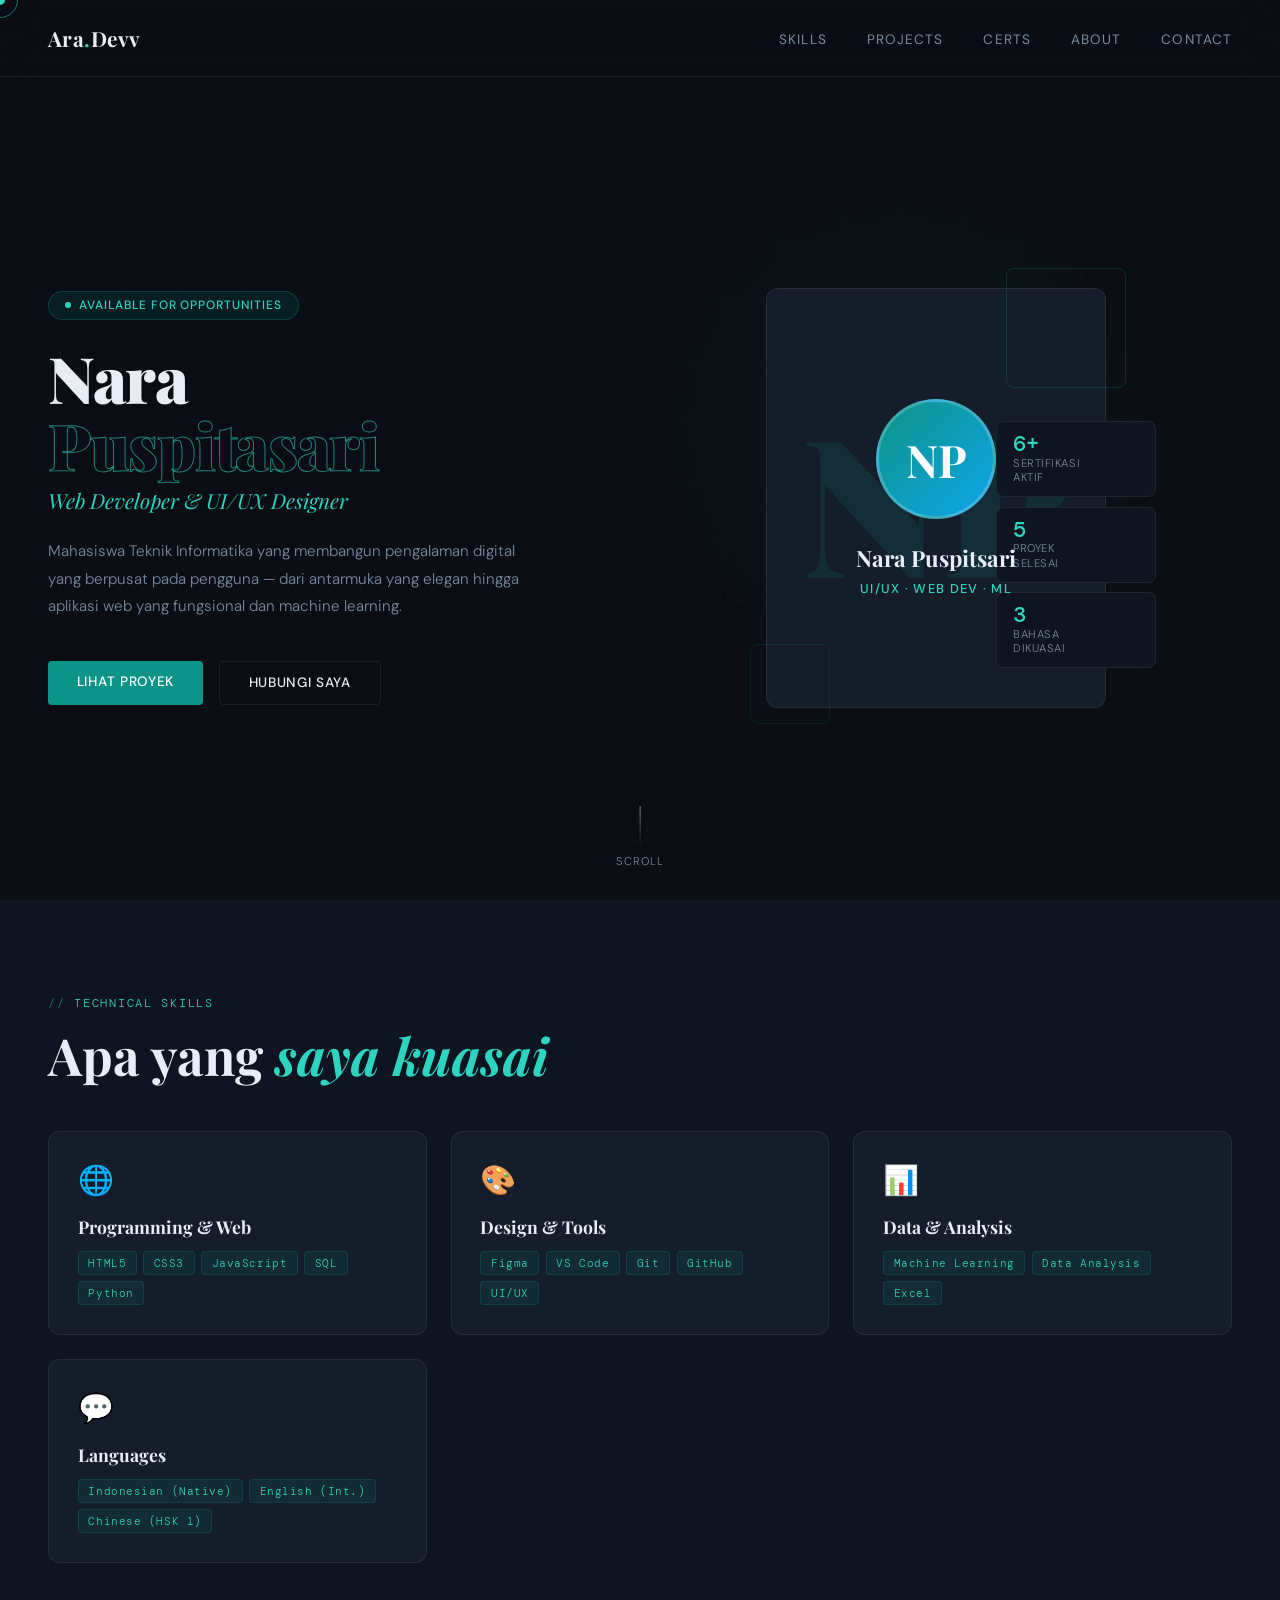
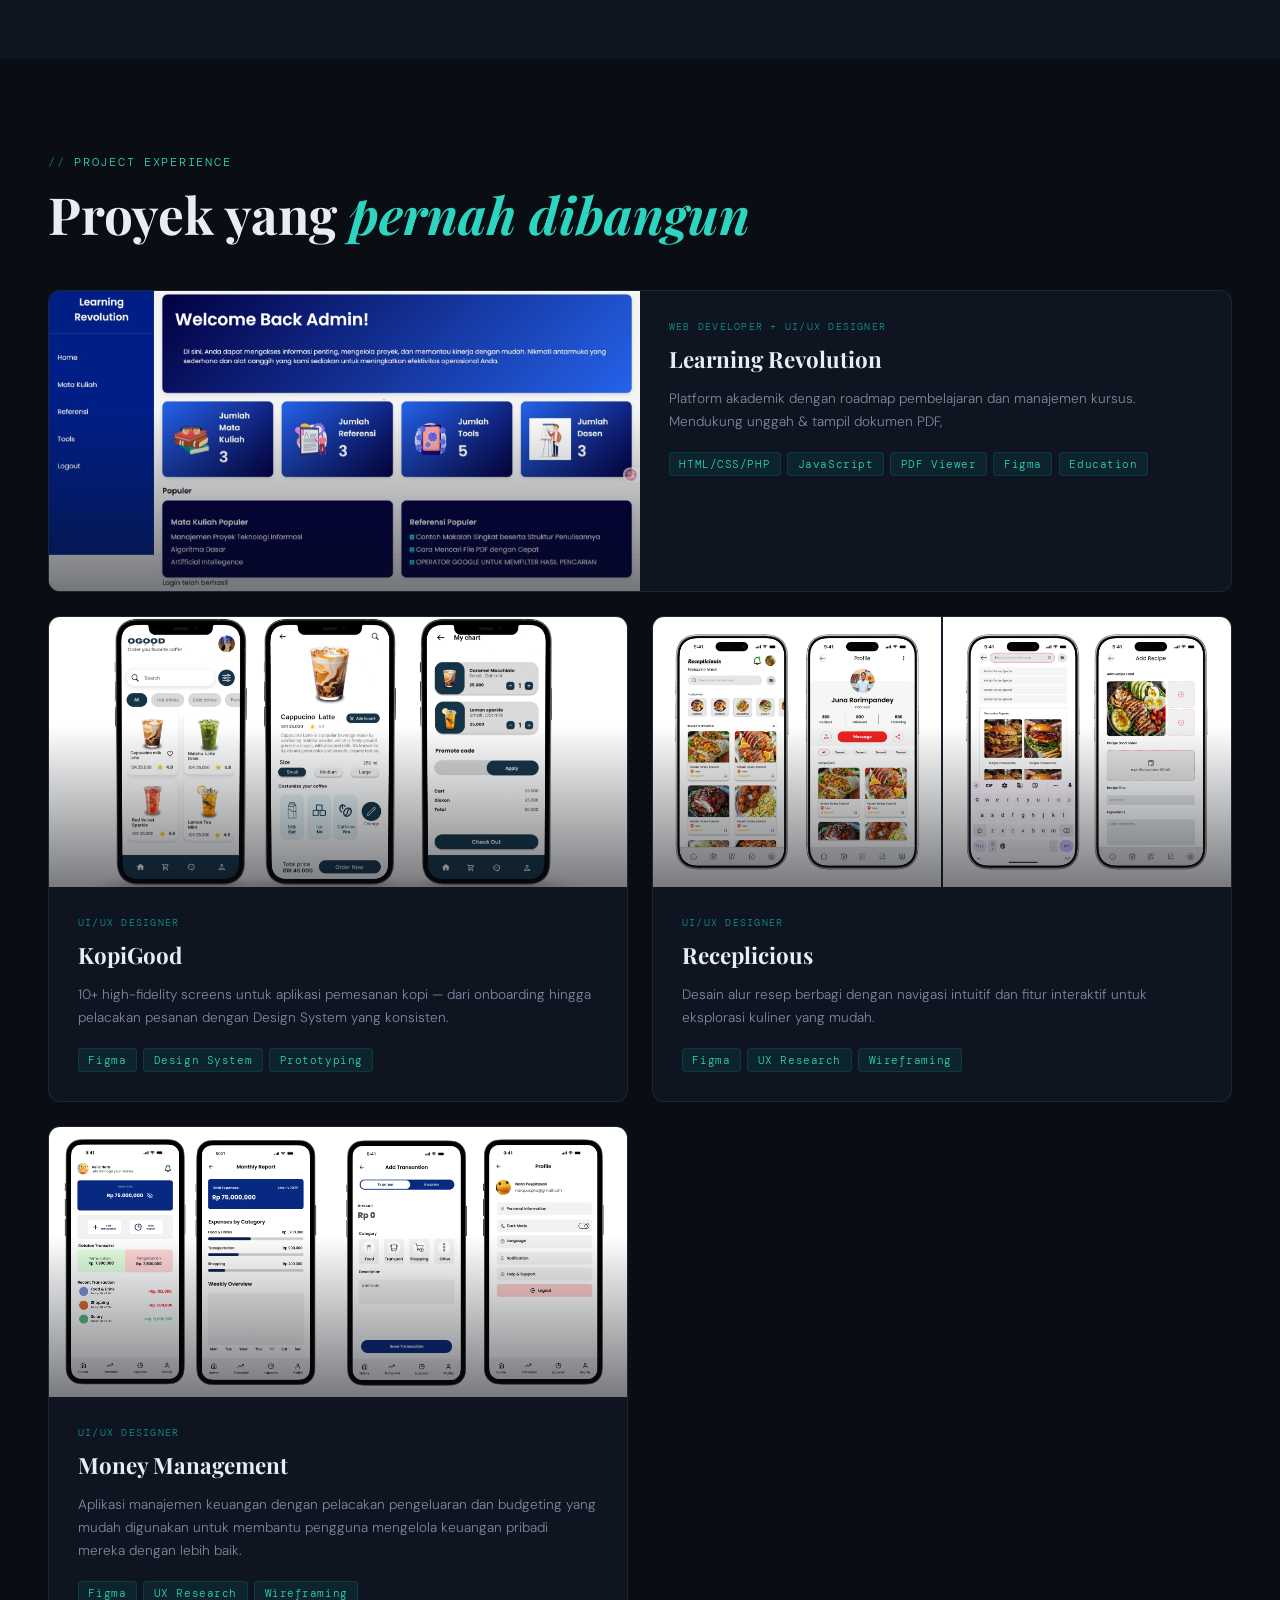
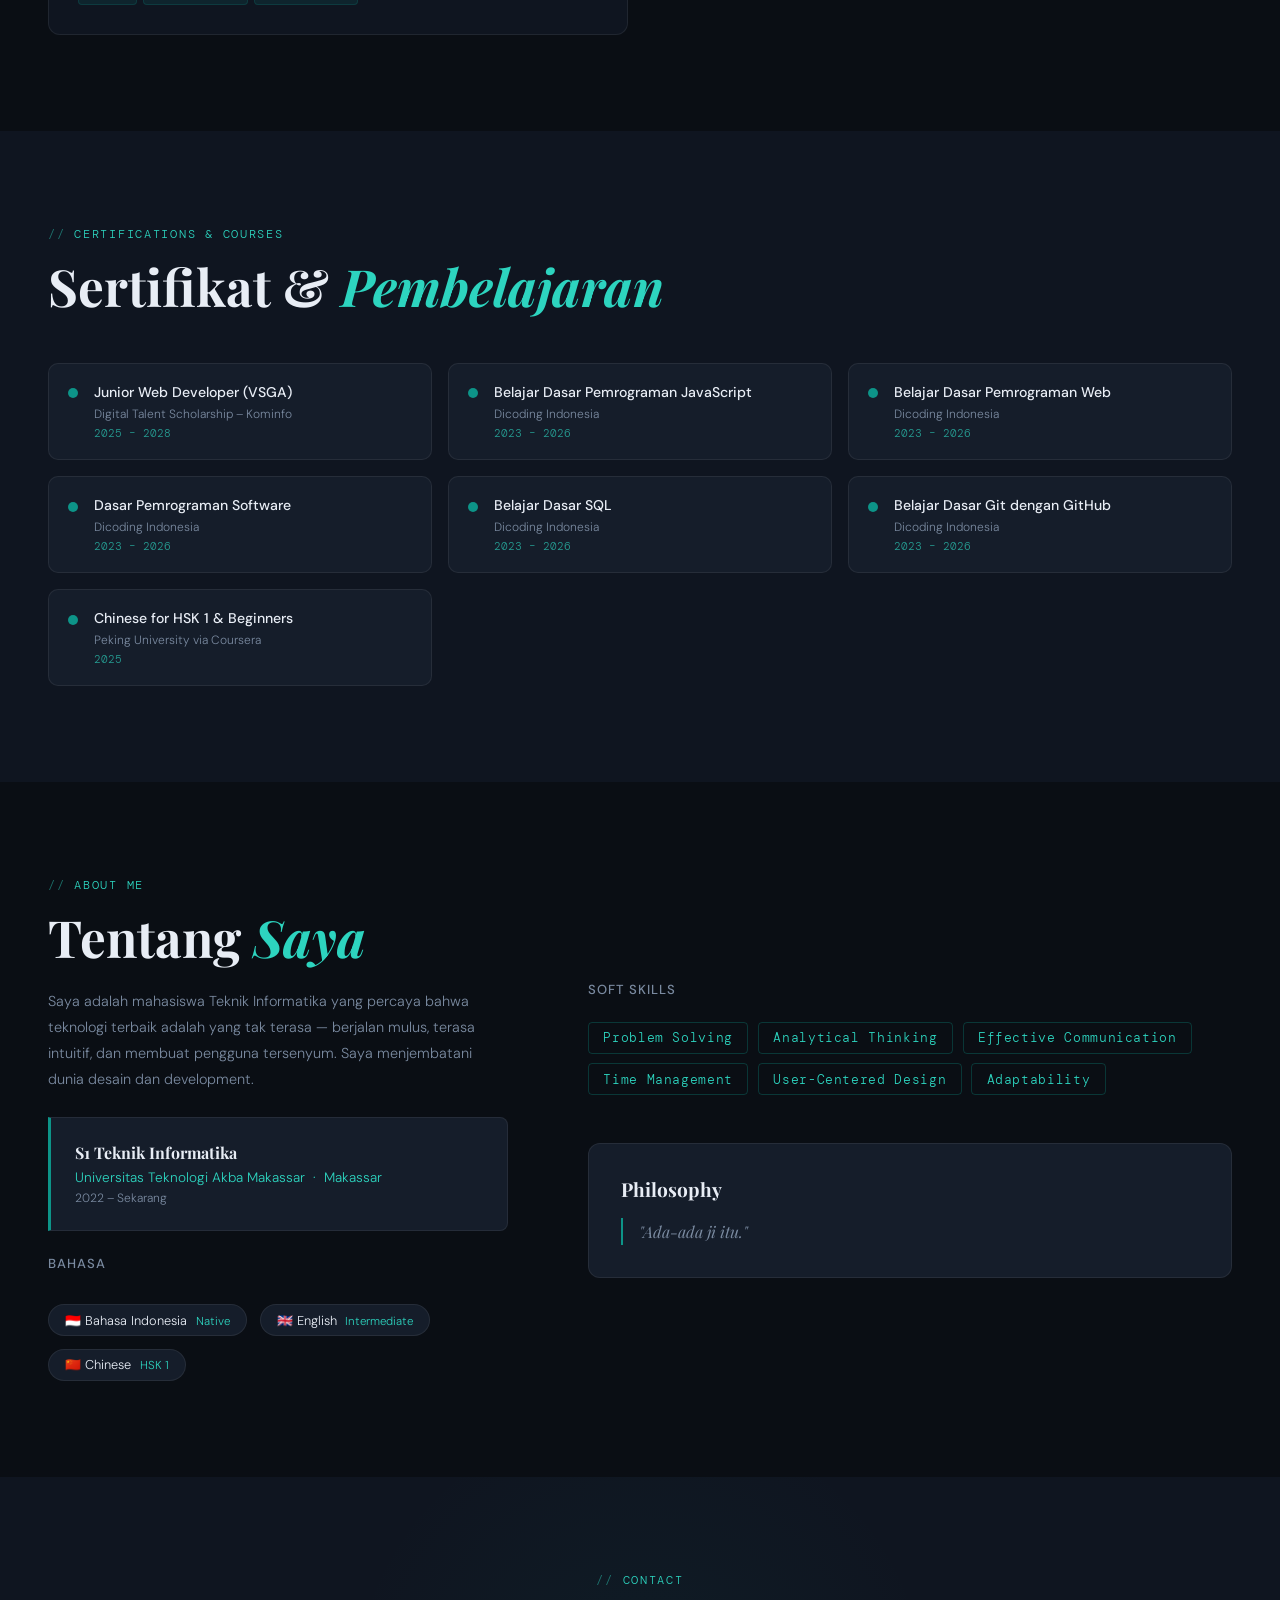
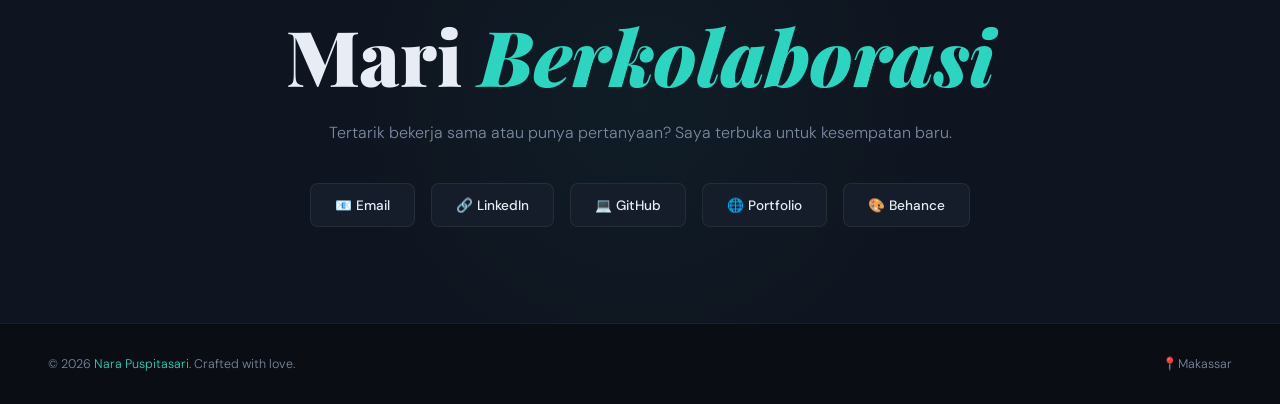
<file: index.html>
<!DOCTYPE html>
<html lang="id">
<head>
<meta charset="UTF-8">
<meta name="viewport" content="width=device-width, initial-scale=1.0">
<title>Nara Puspitsari — Portfolio</title>
<link rel="preconnect" href="https://fonts.googleapis.com">
<link href="https://fonts.googleapis.com/css2?family=Playfair+Display:ital,wght@0,400;0,700;0,900;1,400&family=DM+Sans:wght@300;400;500&family=DM+Mono:wght@400;500&display=swap" rel="stylesheet">
<style>
  :root {
    --teal: #0D9488;
    --teal-light: #2DD4BF;
    --teal-dim: rgba(13,148,136,0.12);
    --bg: #0A0E14;
    --bg2: #0F1520;
    --bg3: #151D2A;
    --text: #E8EDF5;
    --muted: #7A8AA0;
    --border: rgba(255,255,255,0.07);
    --card: rgba(15,21,32,0.8);
  }

  * { margin: 0; padding: 0; box-sizing: border-box; }
  html { scroll-behavior: smooth; }
  body {
    background: var(--bg);
    color: var(--text);
    font-family: 'DM Sans', sans-serif;
    font-weight: 300;
    overflow-x: hidden;
    cursor: none;
  }

  .cursor { width: 10px; height: 10px; background: var(--teal-light); border-radius: 50%; position: fixed; pointer-events: none; z-index: 9999; transform: translate(-50%,-50%); transition: width 0.2s, height 0.2s, background 0.2s; mix-blend-mode: screen; }
  .cursor-ring { width: 36px; height: 36px; border: 1.5px solid var(--teal-light); border-radius: 50%; position: fixed; pointer-events: none; z-index: 9998; transform: translate(-50%,-50%); opacity: 0.5; transition: width 0.35s ease, height 0.35s ease, transform 0.1s ease; }
  body:has(a:hover) .cursor, body:has(button:hover) .cursor { width: 20px; height: 20px; }

  nav { position: fixed; top: 0; left: 0; right: 0; z-index: 100; padding: 1.5rem 3rem; display: flex; justify-content: space-between; align-items: center; backdrop-filter: blur(20px); border-bottom: 1px solid var(--border); background: rgba(10,14,20,0.7); }
  .nav-logo { font-family: 'Playfair Display', serif; font-size: 1.3rem; font-weight: 700; letter-spacing: 0.02em; color: var(--text); text-decoration: none; }
  .nav-logo span { color: var(--teal-light); }
  .nav-links { display: flex; gap: 2.5rem; list-style: none; }
  .nav-links a { color: var(--muted); text-decoration: none; font-size: 0.85rem; font-weight: 400; letter-spacing: 0.08em; text-transform: uppercase; transition: color 0.3s; position: relative; }
  .nav-links a::after { content: ''; position: absolute; bottom: -4px; left: 0; width: 0; height: 1px; background: var(--teal-light); transition: width 0.3s; }
  .nav-links a:hover { color: var(--teal-light); }
  .nav-links a:hover::after { width: 100%; }

  #hero { min-height: 100vh; display: grid; grid-template-columns: 1fr 1fr; align-items: center; padding: 0 3rem 0 3rem; padding-top: 6rem; position: relative; overflow: hidden; }
  .hero-bg-grid { position: absolute; inset: 0; background-image: linear-gradient(rgba(13,148,136,0.04) 1px, transparent 1px), linear-gradient(90deg, rgba(13,148,136,0.04) 1px, transparent 1px); background-size: 60px 60px; }
  .hero-bg-glow { position: absolute; top: 20%; right: 10%; width: 500px; height: 500px; border-radius: 50%; background: radial-gradient(circle, rgba(13,148,136,0.08) 0%, transparent 70%); pointer-events: none; }
  .hero-left { position: relative; z-index: 1; animation: fadeUp 1s ease both; }
  .hero-tag { display: inline-flex; align-items: center; gap: 0.5rem; background: var(--teal-dim); border: 1px solid rgba(13,148,136,0.3); border-radius: 100px; padding: 0.35rem 1rem; font-size: 0.75rem; font-weight: 500; color: var(--teal-light); letter-spacing: 0.08em; text-transform: uppercase; margin-bottom: 1.5rem; }
  .hero-tag::before { content: ''; width: 6px; height: 6px; border-radius: 50%; background: var(--teal-light); animation: pulse 2s infinite; }
  .hero-name { font-family: 'Playfair Display', serif; font-size: clamp(3rem, 5vw, 5.5rem); font-weight: 900; line-height: 1.05; letter-spacing: -0.02em; margin-bottom: 0.5rem; }
  .hero-name-accent { color: transparent; -webkit-text-stroke: 1px rgba(45,212,191,0.6); display: block; }
  .hero-role { font-family: 'Playfair Display', serif; font-size: 1.3rem; font-style: italic; color: var(--teal-light); margin-bottom: 1.5rem; }
  .hero-desc { color: var(--muted); font-size: 0.95rem; line-height: 1.8; max-width: 480px; margin-bottom: 2.5rem; }
  .hero-cta { display: flex; gap: 1rem; flex-wrap: wrap; }
  .btn-primary { background: var(--teal); color: #fff; border: none; padding: 0.8rem 1.8rem; border-radius: 4px; font-family: 'DM Sans', sans-serif; font-size: 0.85rem; font-weight: 500; letter-spacing: 0.05em; text-transform: uppercase; cursor: none; text-decoration: none; transition: background 0.3s, transform 0.2s; display: inline-block; }
  .btn-primary:hover { background: var(--teal-light); transform: translateY(-2px); }
  .btn-ghost { background: transparent; color: var(--text); border: 1px solid var(--border); padding: 0.8rem 1.8rem; border-radius: 4px; font-family: 'DM Sans', sans-serif; font-size: 0.85rem; font-weight: 500; letter-spacing: 0.05em; text-transform: uppercase; cursor: none; text-decoration: none; transition: border-color 0.3s, color 0.3s, transform 0.2s; display: inline-block; }
  .btn-ghost:hover { border-color: var(--teal-light); color: var(--teal-light); transform: translateY(-2px); }
  .hero-right { position: relative; z-index: 1; display: flex; justify-content: center; align-items: center; animation: fadeUp 1s 0.3s ease both; }
  .avatar-frame { position: relative; width: 340px; height: 420px; }
  .avatar-box { width: 100%; height: 100%; border-radius: 12px; background: var(--bg3); border: 1px solid var(--border); overflow: hidden; position: relative; display: flex; flex-direction: column; align-items: center; justify-content: center; }
  .avatar-initials { font-family: 'Playfair Display', serif; font-weight: 900; color: rgba(13,148,136,0.15); font-size: 12rem; user-select: none; position: absolute; top: 50%; left: 50%; transform: translate(-50%,-50%); }
  .avatar-content { position: relative; z-index: 1; text-align: center; padding: 2rem; }
  .avatar-circle { width: 120px; height: 120px; border-radius: 50%; background: linear-gradient(135deg, var(--teal) 0%, #0ea5e9 100%); margin: 0 auto 1.5rem; display: flex; align-items: center; justify-content: center; font-family: 'Playfair Display', serif; font-size: 2.8rem; font-weight: 700; color: white; border: 3px solid rgba(255,255,255,0.2); }
  .avatar-name { font-family: 'Playfair Display', serif; font-size: 1.4rem; font-weight: 700; margin-bottom: 0.4rem; }
  .avatar-sub { font-size: 0.8rem; color: var(--teal-light); letter-spacing: 0.1em; text-transform: uppercase; font-weight: 500; }
  .avatar-deco { position: absolute; top: -20px; right: -20px; width: 120px; height: 120px; border: 1px solid rgba(13,148,136,0.25); border-radius: 8px; pointer-events: none; }
  .avatar-deco2 { position: absolute; bottom: -16px; left: -16px; width: 80px; height: 80px; border: 1px solid rgba(13,148,136,0.15); border-radius: 8px; }
  .stat-cards { position: absolute; right: -50px; bottom: 40px; display: flex; flex-direction: column; gap: 0.6rem; }
  .stat-card { background: var(--bg2); border: 1px solid var(--border); border-radius: 8px; padding: 0.7rem 1rem; display: flex; align-items: center; gap: 0.8rem; min-width: 160px; animation: slideIn 0.8s ease both; }
  .stat-card:nth-child(2) { animation-delay: 0.15s; }
  .stat-card:nth-child(3) { animation-delay: 0.3s; }
  .stat-num { font-family: 'DM Mono', monospace; font-size: 1.4rem; font-weight: 500; color: var(--teal-light); line-height: 1; }
  .stat-label { font-size: 0.7rem; color: var(--muted); letter-spacing: 0.05em; text-transform: uppercase; line-height: 1.3; }
  .hero-scroll { position: absolute; bottom: 2rem; left: 50%; transform: translateX(-50%); display: flex; flex-direction: column; align-items: center; gap: 0.5rem; color: var(--muted); font-size: 0.7rem; letter-spacing: 0.1em; text-transform: uppercase; }
  .scroll-line { width: 1px; height: 40px; background: linear-gradient(to bottom, var(--muted), transparent); animation: scrollDown 2s infinite; }

  section { padding: 6rem 3rem; }
  .section-label { font-family: 'DM Mono', monospace; font-size: 0.72rem; color: var(--teal-light); letter-spacing: 0.15em; text-transform: uppercase; margin-bottom: 1rem; }
  .section-label::before { content: '// '; opacity: 0.5; }
  .section-title { font-family: 'Playfair Display', serif; font-size: clamp(2rem, 4vw, 3.2rem); font-weight: 700; line-height: 1.1; margin-bottom: 1.5rem; }
  .section-title em { color: var(--teal-light); font-style: italic; }

  #skills { background: var(--bg2); }
  .skills-grid { display: grid; grid-template-columns: repeat(auto-fit, minmax(280px, 1fr)); gap: 1.5rem; margin-top: 3rem; }
  .skill-card { background: var(--bg3); border: 1px solid var(--border); border-radius: 12px; padding: 1.8rem; transition: border-color 0.3s, transform 0.3s; position: relative; overflow: hidden; }
  .skill-card::before { content: ''; position: absolute; top: 0; left: 0; right: 0; height: 2px; background: linear-gradient(90deg, transparent, var(--teal), transparent); opacity: 0; transition: opacity 0.3s; }
  .skill-card:hover { border-color: rgba(13,148,136,0.3); transform: translateY(-4px); }
  .skill-card:hover::before { opacity: 1; }
  .skill-icon { font-size: 1.8rem; margin-bottom: 1rem; display: block; }
  .skill-name { font-family: 'Playfair Display', serif; font-size: 1.1rem; font-weight: 700; margin-bottom: 0.8rem; }
  .skill-tags { display: flex; flex-wrap: wrap; gap: 0.4rem; }
  .tag { background: var(--teal-dim); border: 1px solid rgba(13,148,136,0.2); color: var(--teal-light); font-size: 0.7rem; font-family: 'DM Mono', monospace; padding: 0.25rem 0.6rem; border-radius: 4px; letter-spacing: 0.05em; }

  /* ===== PROJECTS ===== */
  #projects { position: relative; }
  .projects-layout { display: grid; grid-template-columns: 1fr 1fr; gap: 1.5rem; margin-top: 3rem; }

  .project-card { background: var(--bg2); border: 1px solid var(--border); border-radius: 12px; overflow: hidden; transition: border-color 0.3s, transform 0.3s; }
  .project-card.featured { grid-column: 1 / -1; display: grid; grid-template-columns: 1fr 1fr; }
  .project-card:hover { border-color: rgba(13,148,136,0.4); transform: translateY(-4px); }

  /* Visual container — fixed consistent height */
  .project-visual {
    height: 270px;           /* same height on all cards */
    background: var(--bg3);
    position: relative;
    overflow: hidden;
  }
  /* Featured card: full height, no fixed px */
  .project-card.featured .project-visual {
    height: auto;
    min-height: 300px;
  }

  /* Photo fills the entire area, same size regardless of original dimensions */
  .project-visual img {
    position: absolute;
    inset: 0;
    width: 100%;
    height: 100%;
    object-fit: cover;        /* crop to fill — uniform size */
    object-position: center;
    display: block;
    transition: transform 0.5s ease;
  }
  .project-card:hover .project-visual img { transform: scale(1.05); }

  /* Dark gradient overlay for depth */
  .project-visual::after {
    content: '';
    position: absolute; inset: 0;
    background: linear-gradient(to top, rgba(10,14,20,0.55) 0%, transparent 60%);
    pointer-events: none;
    z-index: 1;
  }

  /* Decorative elements — hidden automatically when an <img> is present */
  .proj-icon {
    font-size: 4rem; opacity: 0.2;
    position: absolute; top: 50%; left: 50%;
    transform: translate(-50%,-50%);
    z-index: 0; transition: opacity 0.3s, transform 0.3s;
  }
  .project-card:hover .proj-icon { opacity: 0.35; transform: translate(-50%,-55%) scale(1.1); }
  .project-visual:has(img) .proj-icon { display: none; }

  .proj-label-big {
    font-family: 'Playfair Display', serif; font-size: 5rem; font-weight: 900;
    color: rgba(13,148,136,0.1); position: absolute;
    bottom: -1rem; right: 1rem; line-height: 1; letter-spacing: -0.05em;
    user-select: none; z-index: 0;
  }
  .project-visual:has(img) .proj-label-big { display: none; }

  .project-info { padding: 1.8rem; }
  .project-type { font-family: 'DM Mono', monospace; font-size: 0.65rem; color: var(--teal); letter-spacing: 0.12em; text-transform: uppercase; margin-bottom: 0.7rem; }
  .project-name { font-family: 'Playfair Display', serif; font-size: 1.4rem; font-weight: 700; margin-bottom: 0.8rem; }
  .project-desc { font-size: 0.85rem; color: var(--muted); line-height: 1.7; margin-bottom: 1.2rem; }
  .project-stack { display: flex; flex-wrap: wrap; gap: 0.4rem; }

  /* ===== CERTS ===== */
  #certs { background: var(--bg2); }
  .certs-grid { display: grid; grid-template-columns: repeat(auto-fill, minmax(320px, 1fr)); gap: 1rem; margin-top: 3rem; }
  .cert-card { display: flex; align-items: flex-start; gap: 1rem; padding: 1.2rem; background: var(--bg3); border: 1px solid var(--border); border-radius: 10px; transition: border-color 0.3s; }
  .cert-card:hover { border-color: rgba(13,148,136,0.3); }
  .cert-dot { width: 10px; height: 10px; border-radius: 50%; background: var(--teal); flex-shrink: 0; margin-top: 0.35rem; }
  .cert-info { flex: 1; }
  .cert-name { font-size: 0.88rem; font-weight: 500; margin-bottom: 0.3rem; }
  .cert-issuer { font-size: 0.75rem; color: var(--muted); margin-bottom: 0.25rem; }
  .cert-year { font-family: 'DM Mono', monospace; font-size: 0.7rem; color: var(--teal-light); opacity: 0.7; }

  /* ===== ABOUT ===== */
  #about { display: grid; grid-template-columns: 1fr 1.4fr; gap: 5rem; align-items: center; }
  .about-langs { display: flex; gap: 0.8rem; flex-wrap: wrap; margin-top: 2rem; }
  .lang-pill { background: var(--bg3); border: 1px solid var(--border); border-radius: 100px; padding: 0.4rem 1rem; font-size: 0.8rem; color: var(--text); }
  .lang-pill span { color: var(--teal-light); margin-left: 0.3rem; font-size: 0.72rem; }
  .soft-skills { display: flex; flex-wrap: wrap; gap: 0.6rem; margin-top: 1.5rem; }
  .soft-pill { background: transparent; border: 1px solid rgba(13,148,136,0.3); color: var(--teal-light); border-radius: 4px; padding: 0.4rem 0.9rem; font-size: 0.8rem; font-family: 'DM Mono', monospace; letter-spacing: 0.05em; }
  .edu-card { background: var(--bg3); border: 1px solid var(--border); border-left: 3px solid var(--teal); border-radius: 0 8px 8px 0; padding: 1.5rem; margin-bottom: 1rem; }
  .edu-degree { font-family: 'Playfair Display', serif; font-size: 1rem; font-weight: 700; margin-bottom: 0.4rem; }
  .edu-uni { font-size: 0.85rem; color: var(--teal-light); }
  .edu-year { font-size: 0.75rem; color: var(--muted); margin-top: 0.25rem; }

  /* ===== CONTACT ===== */
  #contact { text-align: center; background: var(--bg2); position: relative; overflow: hidden; }
  #contact::before { content: ''; position: absolute; top: 50%; left: 50%; transform: translate(-50%, -50%); width: 600px; height: 600px; border-radius: 50%; background: radial-gradient(circle, rgba(13,148,136,0.06) 0%, transparent 70%); }
  .contact-big { font-family: 'Playfair Display', serif; font-size: clamp(2.5rem, 6vw, 5rem); font-weight: 900; margin-bottom: 1rem; position: relative; }
  .contact-sub { color: var(--muted); font-size: 1rem; margin-bottom: 2.5rem; position: relative; }
  .contact-links { display: flex; gap: 1rem; justify-content: center; flex-wrap: wrap; position: relative; }
  .contact-link { display: flex; align-items: center; gap: 0.5rem; background: var(--bg3); border: 1px solid var(--border); border-radius: 8px; padding: 0.8rem 1.5rem; color: var(--text); text-decoration: none; font-size: 0.85rem; font-weight: 500; transition: border-color 0.3s, color 0.3s, transform 0.2s; }
  .contact-link:hover { border-color: var(--teal); color: var(--teal-light); transform: translateY(-3px); }

  footer { border-top: 1px solid var(--border); padding: 2rem 3rem; display: flex; justify-content: space-between; align-items: center; font-size: 0.78rem; color: var(--muted); }
  footer span { color: var(--teal-light); }

  @keyframes fadeUp { from { opacity: 0; transform: translateY(30px); } to { opacity: 1; transform: translateY(0); } }
  @keyframes slideIn { from { opacity: 0; transform: translateX(20px); } to { opacity: 1; transform: translateX(0); } }
  @keyframes pulse { 0%, 100% { opacity: 1; } 50% { opacity: 0.4; } }
  @keyframes scrollDown { 0% { opacity: 1; transform: scaleY(1); transform-origin: top; } 100% { opacity: 0; transform: scaleY(0); transform-origin: bottom; } }

  .reveal { opacity: 0; transform: translateY(24px); transition: opacity 0.7s ease, transform 0.7s ease; }
  .reveal.visible { opacity: 1; transform: translateY(0); }

  @media (max-width: 900px) {
    nav { padding: 1.2rem 1.5rem; }
    .nav-links { gap: 1.5rem; }
    #hero { grid-template-columns: 1fr; text-align: center; padding: 6rem 1.5rem 3rem; }
    .hero-right { display: none; }
    .hero-desc { margin: 0 auto 2.5rem; }
    .hero-cta { justify-content: center; }
    section { padding: 4rem 1.5rem; }
    .projects-layout { grid-template-columns: 1fr; }
    .project-card.featured { grid-template-columns: 1fr; }
    .project-card.featured .project-visual { min-height: 220px; }
    #about { grid-template-columns: 1fr; gap: 2rem; }
    footer { flex-direction: column; gap: 0.5rem; text-align: center; }
  }
</style>
</head>
<body>

<div class="cursor" id="cursor"></div>
<div class="cursor-ring" id="cursor-ring"></div>

<!-- NAV -->
<nav>
  <a href="#" class="nav-logo">Ara<span>.</span>Devv</a>
  <ul class="nav-links">
    <li><a href="#skills">Skills</a></li>
    <li><a href="#projects">Projects</a></li>
    <li><a href="#certs">Certs</a></li>
    <li><a href="#about">About</a></li>
    <li><a href="#contact">Contact</a></li>
  </ul>
</nav>

<!-- HERO -->
<section id="hero">
  <div class="hero-bg-grid"></div>
  <div class="hero-bg-glow"></div>
  <div class="hero-left">
    <div class="hero-tag">Available for opportunities</div>
    <h1 class="hero-name">Nara <span class="hero-name-accent">Puspitasari</span></h1>
    <p class="hero-role">Web Developer & UI/UX Designer</p>
    <p class="hero-desc">Mahasiswa Teknik Informatika yang membangun pengalaman digital yang berpusat pada pengguna — dari antarmuka yang elegan hingga aplikasi web yang fungsional dan machine learning.</p>
    <div class="hero-cta">
      <a href="#projects" class="btn-primary">Lihat Proyek</a>
      <a href="#contact" class="btn-ghost">Hubungi Saya</a>
    </div>
  </div>
  <div class="hero-right">
    <div class="avatar-frame">
      <div class="avatar-box">
        <div class="avatar-initials">NP</div>
        <div class="avatar-content">
          <div class="avatar-circle">NP</div>
          <p class="avatar-name">Nara Puspitsari</p>
          <p class="avatar-sub">UI/UX · Web Dev · ML</p>
        </div>
      </div>
      <div class="avatar-deco"></div>
      <div class="avatar-deco2"></div>
      <div class="stat-cards">
        <div class="stat-card"><div><div class="stat-num">6+</div><div class="stat-label">Sertifikasi<br>Aktif</div></div></div>
        <div class="stat-card"><div><div class="stat-num">5</div><div class="stat-label">Proyek<br>Selesai</div></div></div>
        <div class="stat-card"><div><div class="stat-num">3</div><div class="stat-label">Bahasa<br>Dikuasai</div></div></div>
      </div>
    </div>
  </div>
  <div class="hero-scroll"><div class="scroll-line"></div>scroll</div>
</section>

<!-- SKILLS -->
<section id="skills">
  <p class="section-label reveal">technical skills</p>
  <h2 class="section-title reveal">Apa yang <em>saya kuasai</em></h2>
  <div class="skills-grid">
    <div class="skill-card reveal"><span class="skill-icon">🌐</span><p class="skill-name">Programming & Web</p><div class="skill-tags"><span class="tag">HTML5</span><span class="tag">CSS3</span><span class="tag">JavaScript</span><span class="tag">SQL</span><span class="tag">Python</span></div></div>
    <div class="skill-card reveal"><span class="skill-icon">🎨</span><p class="skill-name">Design & Tools</p><div class="skill-tags"><span class="tag">Figma</span><span class="tag">VS Code</span><span class="tag">Git</span><span class="tag">GitHub</span><span class="tag">UI/UX</span></div></div>
    <div class="skill-card reveal"><span class="skill-icon">📊</span><p class="skill-name">Data & Analysis</p><div class="skill-tags"><span class="tag">Machine Learning</span><span class="tag">Data Analysis</span><span class="tag">Excel</span></div></div>
    <div class="skill-card reveal"><span class="skill-icon">💬</span><p class="skill-name">Languages</p><div class="skill-tags"><span class="tag">Indonesian (Native)</span><span class="tag">English (Int.)</span><span class="tag">Chinese (HSK 1)</span></div></div>
  </div>
</section>

<!-- PROJECTS -->
<section id="projects">
  <p class="section-label reveal">project experience</p>
  <h2 class="section-title reveal">Proyek yang <em>pernah dibangun</em></h2>

  <div class="projects-layout">

    <!-- SecondChange — featured (wide) -->
    <div class="project-card featured reveal">
      <div class="project-visual">
        <img src="img/lr.jpeg" alt="Learn Revolution">
        <!-- Fallback decoratif jika gambar belum ada -->
        <div class="proj-icon">🛒</div>
        <div class="proj-label-big">SC</div>
      </div>
      <div class="project-info">
        <p class="project-type">Web Developer + UI/UX Designer</p>
        <h3 class="project-name">Learning Revolution</h3>
        <p class="project-desc"> Platform akademik dengan roadmap pembelajaran dan manajemen kursus. Mendukung unggah & tampil dokumen PDF,  </p>

        <div class="project-stack">
          <span class="tag">HTML/CSS/PHP</span><span class="tag">JavaScript</span>
          <span class="tag">PDF Viewer</span><span class="tag">Figma</span><span class="tag">Education
          </span>
        </div>
      </div>
    </div>

    <!-- Learning Revolution -->
  

    <!-- KopiGood -->
    <div class="project-card reveal">
      <div class="project-visual">
        <img src="img/Frame 16 (2).png" alt="KopiGood">
        <div class="proj-icon">☕</div>
        <div class="proj-label-big">KG</div>
      </div>
      <div class="project-info">
        <p class="project-type">UI/UX Designer</p>
        <h3 class="project-name">KopiGood</h3>
        <p class="project-desc">10+ high-fidelity screens untuk aplikasi pemesanan kopi — dari onboarding hingga pelacakan pesanan dengan Design System yang konsisten.</p>
        
        <div class="project-stack">
          <span class="tag">Figma</span><span class="tag">Design System</span><span class="tag">Prototyping</span>
        </div>
      </div>
    </div>

    <!-- Receplicious -->
    <div class="project-card reveal">
      <div class="project-visual">
        <img src="img/Group 45.png" alt="Receplicious">
        <div class="proj-icon">🍽️</div>
        <div class="proj-label-big">RP</div>
      </div>
      <div class="project-info">
        <p class="project-type">UI/UX Designer</p>
        <h3 class="project-name">Receplicious</h3>
        <p class="project-desc">Desain alur resep berbagi dengan navigasi intuitif dan fitur interaktif untuk eksplorasi kuliner yang mudah.</p>
        <div class="project-stack">
          <span class="tag">Figma</span><span class="tag">UX Research</span><span class="tag">Wireframing</span>
        </div>
      </div>
    </div>

    <!-- Money Management -->
    <div class="project-card reveal">
      <div class="project-visual">
        <img src="img/Group 12.png" alt="Money Management">
        <div class="proj-icon">💰</div>
        <div class="proj-label-big">MM</div>
      </div>
      <div class="project-info">
        <p class="project-type">UI/UX Designer</p>
        <h3 class="project-name">Money Management</h3>
        <p class="project-desc">Aplikasi manajemen keuangan dengan pelacakan pengeluaran dan budgeting yang mudah digunakan untuk membantu pengguna mengelola keuangan pribadi mereka dengan lebih baik.</p>
        <div class="project-stack">
          <span class="tag">Figma</span><span class="tag">UX Research</span><span class="tag">Wireframing</span>
        </div>
      </div>
    </div>

  </div>
</section>

<!-- CERTS -->
<section id="certs">
  <p class="section-label reveal">certifications & courses</p>
  <h2 class="section-title reveal">Sertifikat &amp; <em>Pembelajaran</em></h2>
  <div class="certs-grid">
    <div class="cert-card reveal"><div class="cert-dot"></div><div class="cert-info"><p class="cert-name">Junior Web Developer (VSGA)</p><p class="cert-issuer">Digital Talent Scholarship – Kominfo</p><p class="cert-year">2025 – 2028</p></div></div>
    <div class="cert-card reveal"><div class="cert-dot"></div><div class="cert-info"><p class="cert-name">Belajar Dasar Pemrograman JavaScript</p><p class="cert-issuer">Dicoding Indonesia</p><p class="cert-year">2023 – 2026</p></div></div>
    <div class="cert-card reveal"><div class="cert-dot"></div><div class="cert-info"><p class="cert-name">Belajar Dasar Pemrograman Web</p><p class="cert-issuer">Dicoding Indonesia</p><p class="cert-year">2023 – 2026</p></div></div>
    <div class="cert-card reveal"><div class="cert-dot"></div><div class="cert-info"><p class="cert-name">Dasar Pemrograman Software</p><p class="cert-issuer">Dicoding Indonesia</p><p class="cert-year">2023 – 2026</p></div></div>
    <div class="cert-card reveal"><div class="cert-dot"></div><div class="cert-info"><p class="cert-name">Belajar Dasar SQL</p><p class="cert-issuer">Dicoding Indonesia</p><p class="cert-year">2023 – 2026</p></div></div>
    <div class="cert-card reveal"><div class="cert-dot"></div><div class="cert-info"><p class="cert-name">Belajar Dasar Git dengan GitHub</p><p class="cert-issuer">Dicoding Indonesia</p><p class="cert-year">2023 – 2026</p></div></div>
    <div class="cert-card reveal"><div class="cert-dot"></div><div class="cert-info"><p class="cert-name">Chinese for HSK 1 & Beginners</p><p class="cert-issuer">Peking University via Coursera</p><p class="cert-year">2025</p></div></div>
  </div>
</section>

<!-- ABOUT -->
<section id="about">
  <div>
    <p class="section-label reveal">about me</p>
    <h2 class="section-title reveal">Tentang <em>Saya</em></h2>
    <p style="color:var(--muted);font-size:.9rem;line-height:1.8;margin-bottom:1.5rem;" class="reveal">Saya adalah mahasiswa Teknik Informatika yang percaya bahwa teknologi terbaik adalah yang tak terasa — berjalan mulus, terasa intuitif, dan membuat pengguna tersenyum. Saya menjembatani dunia desain dan development.</p>
    <div class="edu-card reveal">
      <p class="edu-degree">S1 Teknik Informatika</p>
      <p class="edu-uni">Universitas Teknologi Akba Makassar &nbsp;·&nbsp; Makassar</p>
      <p class="edu-year">2022 – Sekarang</p>
    </div>
    <p style="color:var(--muted);font-size:.82rem;letter-spacing:.08em;text-transform:uppercase;font-weight:500;margin-top:1.5rem;margin-bottom:.7rem;" class="reveal">Bahasa</p>
    <div class="about-langs reveal">
      <span class="lang-pill">🇮🇩 Bahasa Indonesia <span>Native</span></span>
      <span class="lang-pill">🇬🇧 English <span>Intermediate</span></span>
      <span class="lang-pill">🇨🇳 Chinese <span>HSK 1</span></span>
    </div>
  </div>
  <div>
    <p style="color:var(--muted);font-size:.82rem;letter-spacing:.08em;text-transform:uppercase;font-weight:500;margin-bottom:.8rem;" class="reveal">Soft Skills</p>
    <div class="soft-skills reveal">
      <span class="soft-pill">Problem Solving</span><span class="soft-pill">Analytical Thinking</span>
      <span class="soft-pill">Effective Communication</span><span class="soft-pill">Time Management</span>
      <span class="soft-pill">User-Centered Design</span><span class="soft-pill">Adaptability</span>
    </div>
    <div style="margin-top:3rem;background:var(--bg3);border:1px solid var(--border);border-radius:12px;padding:2rem;" class="reveal">
      <p style="font-family:'Playfair Display',serif;font-size:1.2rem;font-weight:700;margin-bottom:1rem;color:var(--text);">Philosophy</p>
      <blockquote style="font-family:'Playfair Display',serif;font-style:italic;font-size:1rem;color:var(--muted);line-height:1.7;border-left:2px solid var(--teal);padding-left:1rem;">
        "Ada-ada ji itu."
      </blockquote>
    </div>
  </div>
</section>

<!-- CONTACT -->
<section id="contact">
  <p class="section-label" style="position:relative;">contact</p>
  <h2 class="contact-big">Mari <em style="color:var(--teal-light);font-style:italic;">Berkolaborasi</em></h2>
  <p class="contact-sub">Tertarik bekerja sama atau punya pertanyaan? Saya terbuka untuk kesempatan baru.</p>
  <div class="contact-links">
  <a href="https://mail.google.com/mail/?view=cm&fs=1&to=narapark878@gmail.com" target="_blank" rel="noopener noreferrer" class="contact-link">📧 Email</a>
  
  <a href="https://www.linkedin.com/in/nara-puspitasari-169b65243/" target="_blank" rel="noopener noreferrer" class="contact-link">🔗 LinkedIn</a>
  
  <a href="https://github.com/Narapuspitasari" target="_blank" rel="noopener noreferrer" class="contact-link">💻 GitHub</a>
  
  <a href="#" target="_blank" rel="noopener noreferrer" class="contact-link">🌐 Portfolio</a>
  
  <a href="https://www.behance.net/narapuspita" target="_blank" rel="noopener noreferrer" class="contact-link">🎨 Behance</a>
</div>
</section>

<footer>
  <span style="color:var(--muted);">© 2026 <span>Nara Puspitasari</span>. Crafted with love.</span>
  <span style="color:var(--muted);">📍Makassar</span>
</footer>

<script>
  const cursor = document.getElementById('cursor');
  const ring = document.getElementById('cursor-ring');
  let mx = 0, my = 0, rx = 0, ry = 0;
  document.addEventListener('mousemove', e => { mx = e.clientX; my = e.clientY; cursor.style.left = mx+'px'; cursor.style.top = my+'px'; });
  function animRing() { rx += (mx-rx)*0.12; ry += (my-ry)*0.12; ring.style.left = rx+'px'; ring.style.top = ry+'px'; requestAnimationFrame(animRing); }
  animRing();

  const reveals = document.querySelectorAll('.reveal');
  const io = new IntersectionObserver(entries => {
    entries.forEach(e => {
      if (e.isIntersecting) {
        const delay = e.target.dataset.delay || 0;
        setTimeout(() => e.target.classList.add('visible'), delay);
        io.unobserve(e.target);
      }
    });
  }, { threshold: 0.12 });
  reveals.forEach((el, i) => { el.dataset.delay = (i % 4) * 80; io.observe(el); });
</script>
</body>
</html>
</file>
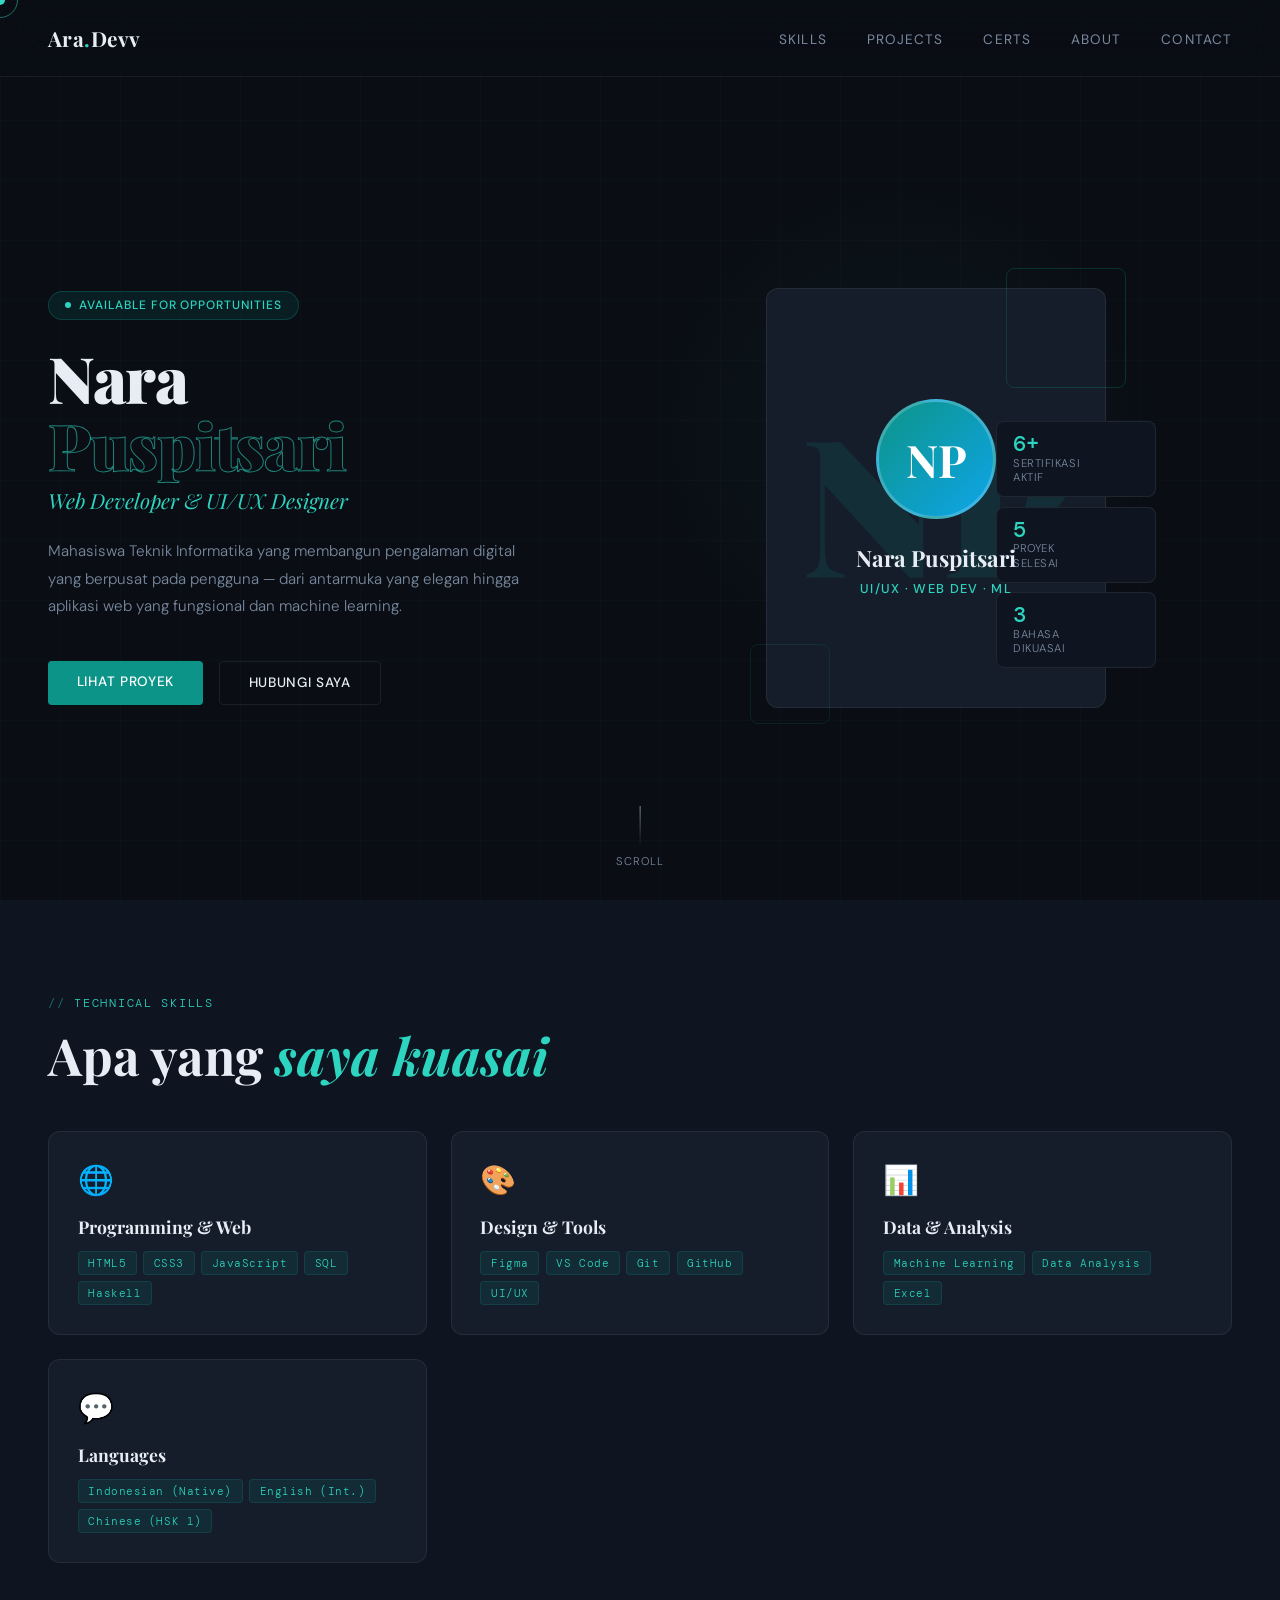
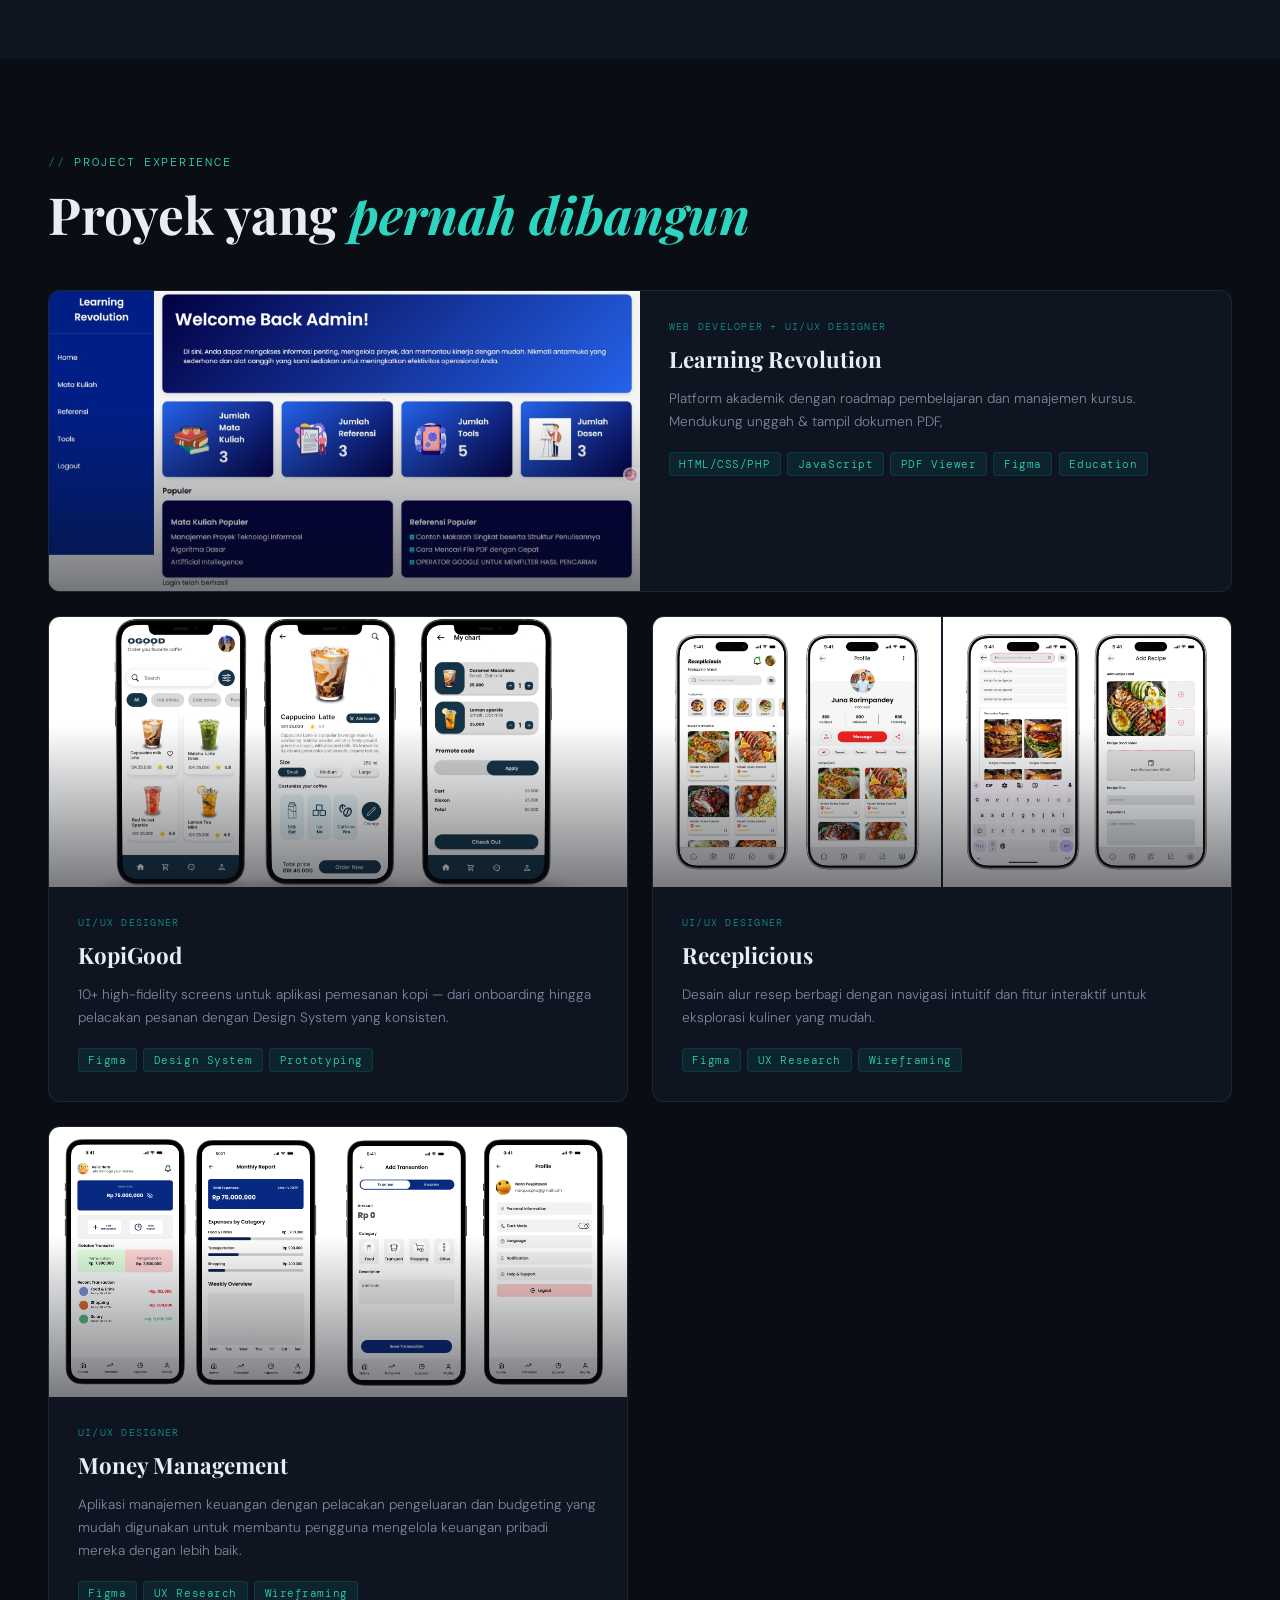
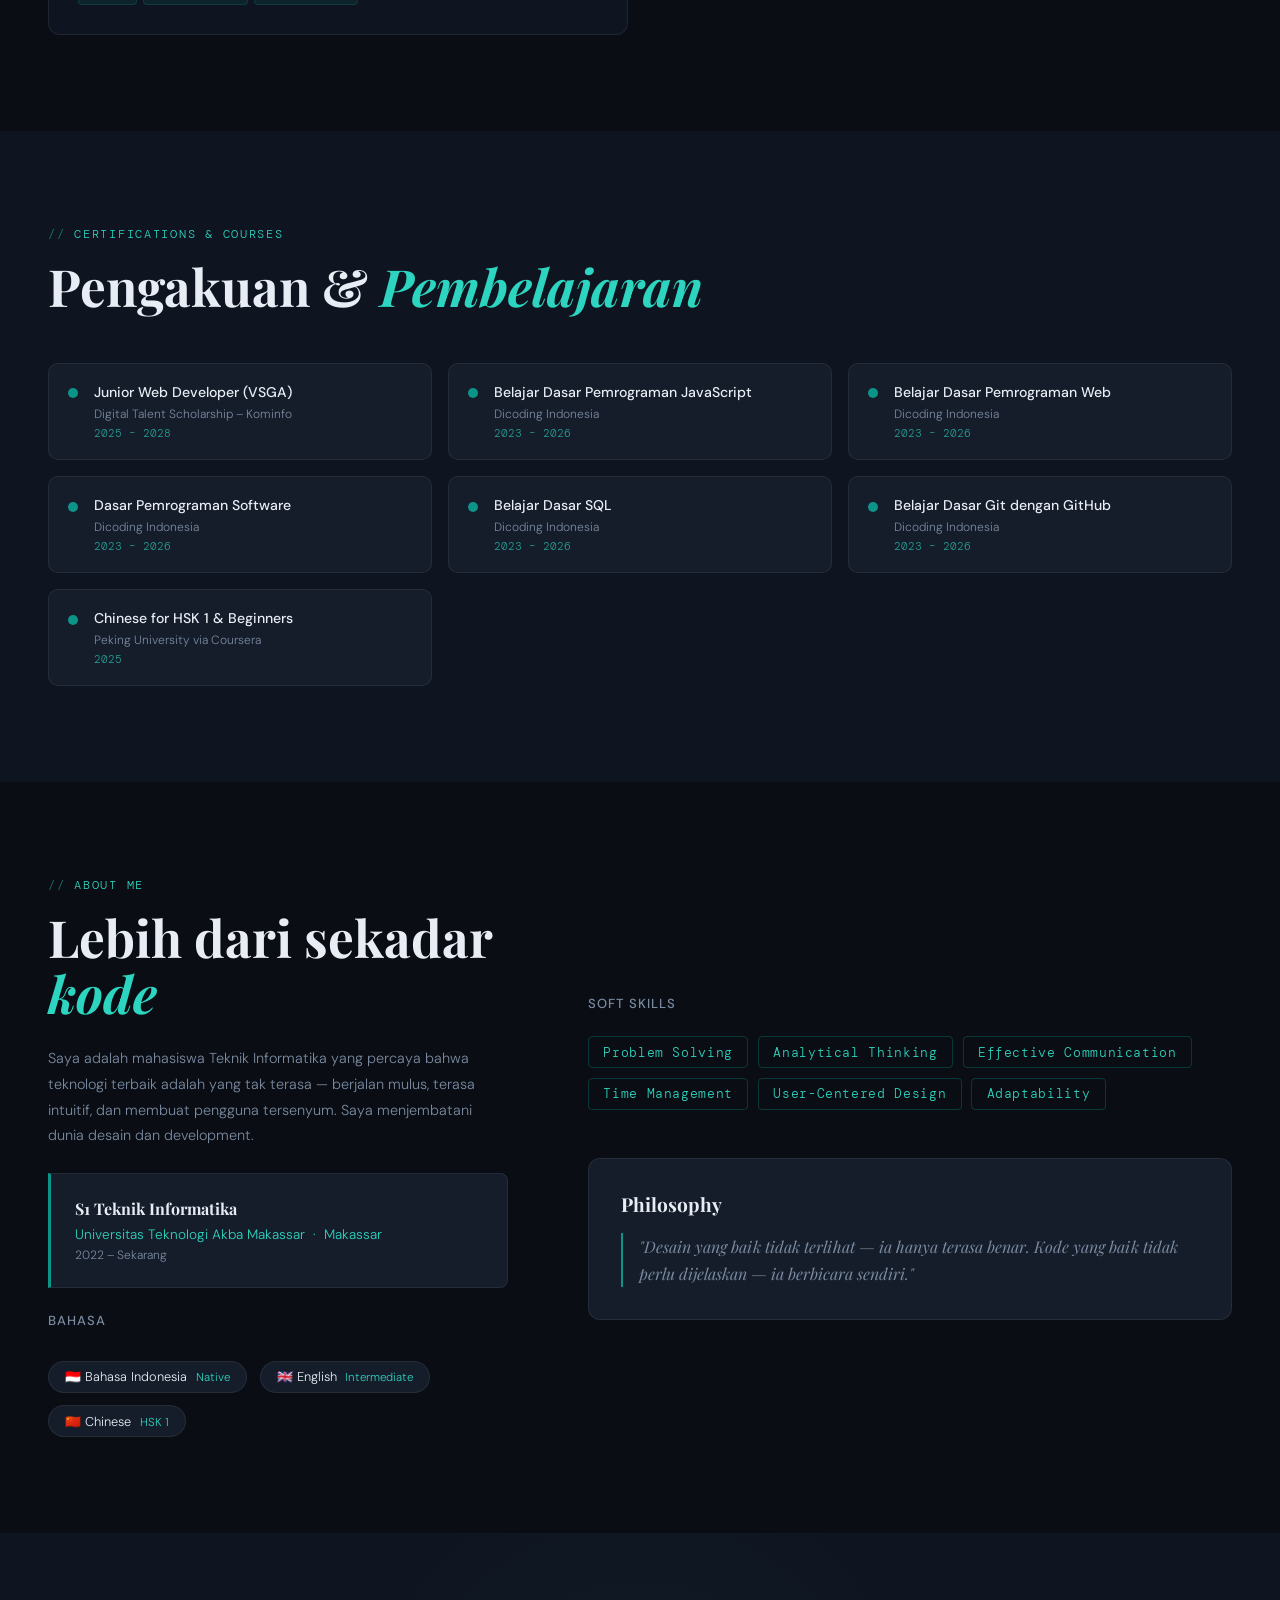
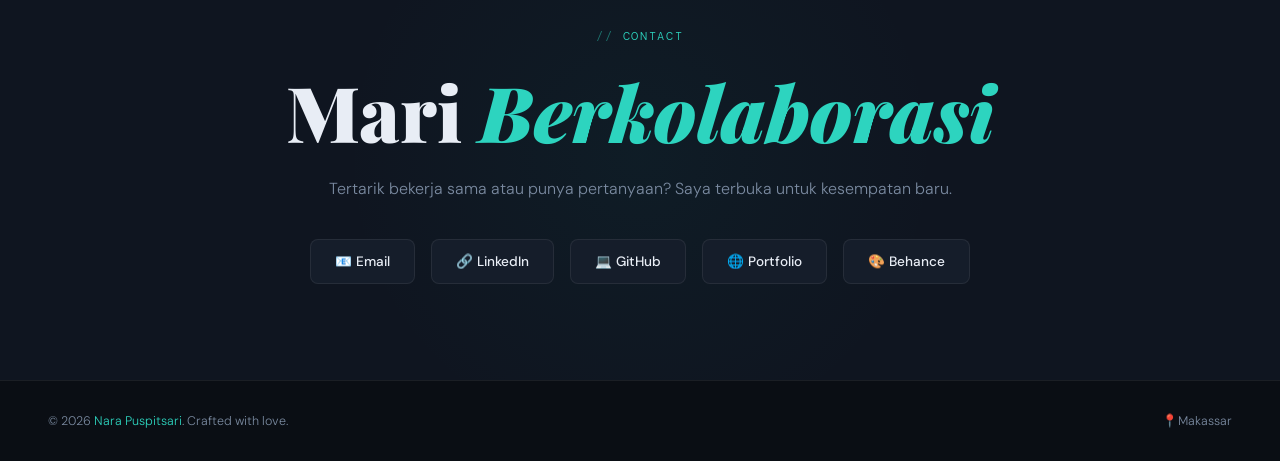
<file: Porto.html>
<!DOCTYPE html>
<html lang="id">
<head>
<meta charset="UTF-8">
<meta name="viewport" content="width=device-width, initial-scale=1.0">
<title>Nara Puspitsari — Portfolio</title>
<link rel="preconnect" href="https://fonts.googleapis.com">
<link href="https://fonts.googleapis.com/css2?family=Playfair+Display:ital,wght@0,400;0,700;0,900;1,400&family=DM+Sans:wght@300;400;500&family=DM+Mono:wght@400;500&display=swap" rel="stylesheet">
<style>
  :root {
    --teal: #0D9488;
    --teal-light: #2DD4BF;
    --teal-dim: rgba(13,148,136,0.12);
    --bg: #0A0E14;
    --bg2: #0F1520;
    --bg3: #151D2A;
    --text: #E8EDF5;
    --muted: #7A8AA0;
    --border: rgba(255,255,255,0.07);
    --card: rgba(15,21,32,0.8);
  }

  * { margin: 0; padding: 0; box-sizing: border-box; }
  html { scroll-behavior: smooth; }
  body {
    background: var(--bg);
    color: var(--text);
    font-family: 'DM Sans', sans-serif;
    font-weight: 300;
    overflow-x: hidden;
    cursor: none;
  }

  .cursor { width: 10px; height: 10px; background: var(--teal-light); border-radius: 50%; position: fixed; pointer-events: none; z-index: 9999; transform: translate(-50%,-50%); transition: width 0.2s, height 0.2s, background 0.2s; mix-blend-mode: screen; }
  .cursor-ring { width: 36px; height: 36px; border: 1.5px solid var(--teal-light); border-radius: 50%; position: fixed; pointer-events: none; z-index: 9998; transform: translate(-50%,-50%); opacity: 0.5; transition: width 0.35s ease, height 0.35s ease, transform 0.1s ease; }
  body:has(a:hover) .cursor, body:has(button:hover) .cursor { width: 20px; height: 20px; }

  nav { position: fixed; top: 0; left: 0; right: 0; z-index: 100; padding: 1.5rem 3rem; display: flex; justify-content: space-between; align-items: center; backdrop-filter: blur(20px); border-bottom: 1px solid var(--border); background: rgba(10,14,20,0.7); }
  .nav-logo { font-family: 'Playfair Display', serif; font-size: 1.3rem; font-weight: 700; letter-spacing: 0.02em; color: var(--text); text-decoration: none; }
  .nav-logo span { color: var(--teal-light); }
  .nav-links { display: flex; gap: 2.5rem; list-style: none; }
  .nav-links a { color: var(--muted); text-decoration: none; font-size: 0.85rem; font-weight: 400; letter-spacing: 0.08em; text-transform: uppercase; transition: color 0.3s; position: relative; }
  .nav-links a::after { content: ''; position: absolute; bottom: -4px; left: 0; width: 0; height: 1px; background: var(--teal-light); transition: width 0.3s; }
  .nav-links a:hover { color: var(--teal-light); }
  .nav-links a:hover::after { width: 100%; }

  #hero { min-height: 100vh; display: grid; grid-template-columns: 1fr 1fr; align-items: center; padding: 0 3rem 0 3rem; padding-top: 6rem; position: relative; overflow: hidden; }
  .hero-bg-grid { position: absolute; inset: 0; background-image: linear-gradient(rgba(13,148,136,0.04) 1px, transparent 1px), linear-gradient(90deg, rgba(13,148,136,0.04) 1px, transparent 1px); background-size: 60px 60px; }
  .hero-bg-glow { position: absolute; top: 20%; right: 10%; width: 500px; height: 500px; border-radius: 50%; background: radial-gradient(circle, rgba(13,148,136,0.08) 0%, transparent 70%); pointer-events: none; }
  .hero-left { position: relative; z-index: 1; animation: fadeUp 1s ease both; }
  .hero-tag { display: inline-flex; align-items: center; gap: 0.5rem; background: var(--teal-dim); border: 1px solid rgba(13,148,136,0.3); border-radius: 100px; padding: 0.35rem 1rem; font-size: 0.75rem; font-weight: 500; color: var(--teal-light); letter-spacing: 0.08em; text-transform: uppercase; margin-bottom: 1.5rem; }
  .hero-tag::before { content: ''; width: 6px; height: 6px; border-radius: 50%; background: var(--teal-light); animation: pulse 2s infinite; }
  .hero-name { font-family: 'Playfair Display', serif; font-size: clamp(3rem, 5vw, 5.5rem); font-weight: 900; line-height: 1.05; letter-spacing: -0.02em; margin-bottom: 0.5rem; }
  .hero-name-accent { color: transparent; -webkit-text-stroke: 1px rgba(45,212,191,0.6); display: block; }
  .hero-role { font-family: 'Playfair Display', serif; font-size: 1.3rem; font-style: italic; color: var(--teal-light); margin-bottom: 1.5rem; }
  .hero-desc { color: var(--muted); font-size: 0.95rem; line-height: 1.8; max-width: 480px; margin-bottom: 2.5rem; }
  .hero-cta { display: flex; gap: 1rem; flex-wrap: wrap; }
  .btn-primary { background: var(--teal); color: #fff; border: none; padding: 0.8rem 1.8rem; border-radius: 4px; font-family: 'DM Sans', sans-serif; font-size: 0.85rem; font-weight: 500; letter-spacing: 0.05em; text-transform: uppercase; cursor: none; text-decoration: none; transition: background 0.3s, transform 0.2s; display: inline-block; }
  .btn-primary:hover { background: var(--teal-light); transform: translateY(-2px); }
  .btn-ghost { background: transparent; color: var(--text); border: 1px solid var(--border); padding: 0.8rem 1.8rem; border-radius: 4px; font-family: 'DM Sans', sans-serif; font-size: 0.85rem; font-weight: 500; letter-spacing: 0.05em; text-transform: uppercase; cursor: none; text-decoration: none; transition: border-color 0.3s, color 0.3s, transform 0.2s; display: inline-block; }
  .btn-ghost:hover { border-color: var(--teal-light); color: var(--teal-light); transform: translateY(-2px); }
  .hero-right { position: relative; z-index: 1; display: flex; justify-content: center; align-items: center; animation: fadeUp 1s 0.3s ease both; }
  .avatar-frame { position: relative; width: 340px; height: 420px; }
  .avatar-box { width: 100%; height: 100%; border-radius: 12px; background: var(--bg3); border: 1px solid var(--border); overflow: hidden; position: relative; display: flex; flex-direction: column; align-items: center; justify-content: center; }
  .avatar-initials { font-family: 'Playfair Display', serif; font-weight: 900; color: rgba(13,148,136,0.15); font-size: 12rem; user-select: none; position: absolute; top: 50%; left: 50%; transform: translate(-50%,-50%); }
  .avatar-content { position: relative; z-index: 1; text-align: center; padding: 2rem; }
  .avatar-circle { width: 120px; height: 120px; border-radius: 50%; background: linear-gradient(135deg, var(--teal) 0%, #0ea5e9 100%); margin: 0 auto 1.5rem; display: flex; align-items: center; justify-content: center; font-family: 'Playfair Display', serif; font-size: 2.8rem; font-weight: 700; color: white; border: 3px solid rgba(255,255,255,0.2); }
  .avatar-name { font-family: 'Playfair Display', serif; font-size: 1.4rem; font-weight: 700; margin-bottom: 0.4rem; }
  .avatar-sub { font-size: 0.8rem; color: var(--teal-light); letter-spacing: 0.1em; text-transform: uppercase; font-weight: 500; }
  .avatar-deco { position: absolute; top: -20px; right: -20px; width: 120px; height: 120px; border: 1px solid rgba(13,148,136,0.25); border-radius: 8px; pointer-events: none; }
  .avatar-deco2 { position: absolute; bottom: -16px; left: -16px; width: 80px; height: 80px; border: 1px solid rgba(13,148,136,0.15); border-radius: 8px; }
  .stat-cards { position: absolute; right: -50px; bottom: 40px; display: flex; flex-direction: column; gap: 0.6rem; }
  .stat-card { background: var(--bg2); border: 1px solid var(--border); border-radius: 8px; padding: 0.7rem 1rem; display: flex; align-items: center; gap: 0.8rem; min-width: 160px; animation: slideIn 0.8s ease both; }
  .stat-card:nth-child(2) { animation-delay: 0.15s; }
  .stat-card:nth-child(3) { animation-delay: 0.3s; }
  .stat-num { font-family: 'DM Mono', monospace; font-size: 1.4rem; font-weight: 500; color: var(--teal-light); line-height: 1; }
  .stat-label { font-size: 0.7rem; color: var(--muted); letter-spacing: 0.05em; text-transform: uppercase; line-height: 1.3; }
  .hero-scroll { position: absolute; bottom: 2rem; left: 50%; transform: translateX(-50%); display: flex; flex-direction: column; align-items: center; gap: 0.5rem; color: var(--muted); font-size: 0.7rem; letter-spacing: 0.1em; text-transform: uppercase; }
  .scroll-line { width: 1px; height: 40px; background: linear-gradient(to bottom, var(--muted), transparent); animation: scrollDown 2s infinite; }

  section { padding: 6rem 3rem; }
  .section-label { font-family: 'DM Mono', monospace; font-size: 0.72rem; color: var(--teal-light); letter-spacing: 0.15em; text-transform: uppercase; margin-bottom: 1rem; }
  .section-label::before { content: '// '; opacity: 0.5; }
  .section-title { font-family: 'Playfair Display', serif; font-size: clamp(2rem, 4vw, 3.2rem); font-weight: 700; line-height: 1.1; margin-bottom: 1.5rem; }
  .section-title em { color: var(--teal-light); font-style: italic; }

  #skills { background: var(--bg2); }
  .skills-grid { display: grid; grid-template-columns: repeat(auto-fit, minmax(280px, 1fr)); gap: 1.5rem; margin-top: 3rem; }
  .skill-card { background: var(--bg3); border: 1px solid var(--border); border-radius: 12px; padding: 1.8rem; transition: border-color 0.3s, transform 0.3s; position: relative; overflow: hidden; }
  .skill-card::before { content: ''; position: absolute; top: 0; left: 0; right: 0; height: 2px; background: linear-gradient(90deg, transparent, var(--teal), transparent); opacity: 0; transition: opacity 0.3s; }
  .skill-card:hover { border-color: rgba(13,148,136,0.3); transform: translateY(-4px); }
  .skill-card:hover::before { opacity: 1; }
  .skill-icon { font-size: 1.8rem; margin-bottom: 1rem; display: block; }
  .skill-name { font-family: 'Playfair Display', serif; font-size: 1.1rem; font-weight: 700; margin-bottom: 0.8rem; }
  .skill-tags { display: flex; flex-wrap: wrap; gap: 0.4rem; }
  .tag { background: var(--teal-dim); border: 1px solid rgba(13,148,136,0.2); color: var(--teal-light); font-size: 0.7rem; font-family: 'DM Mono', monospace; padding: 0.25rem 0.6rem; border-radius: 4px; letter-spacing: 0.05em; }

  /* ===== PROJECTS ===== */
  #projects { position: relative; }
  .projects-layout { display: grid; grid-template-columns: 1fr 1fr; gap: 1.5rem; margin-top: 3rem; }

  .project-card { background: var(--bg2); border: 1px solid var(--border); border-radius: 12px; overflow: hidden; transition: border-color 0.3s, transform 0.3s; }
  .project-card.featured { grid-column: 1 / -1; display: grid; grid-template-columns: 1fr 1fr; }
  .project-card:hover { border-color: rgba(13,148,136,0.4); transform: translateY(-4px); }

  /* Visual container — fixed consistent height */
  .project-visual {
    height: 270px;           /* same height on all cards */
    background: var(--bg3);
    position: relative;
    overflow: hidden;
  }
  /* Featured card: full height, no fixed px */
  .project-card.featured .project-visual {
    height: auto;
    min-height: 300px;
  }

  /* Photo fills the entire area, same size regardless of original dimensions */
  .project-visual img {
    position: absolute;
    inset: 0;
    width: 100%;
    height: 100%;
    object-fit: cover;        /* crop to fill — uniform size */
    object-position: center;
    display: block;
    transition: transform 0.5s ease;
  }
  .project-card:hover .project-visual img { transform: scale(1.05); }

  /* Dark gradient overlay for depth */
  .project-visual::after {
    content: '';
    position: absolute; inset: 0;
    background: linear-gradient(to top, rgba(10,14,20,0.55) 0%, transparent 60%);
    pointer-events: none;
    z-index: 1;
  }

  /* Decorative elements — hidden automatically when an <img> is present */
  .proj-icon {
    font-size: 4rem; opacity: 0.2;
    position: absolute; top: 50%; left: 50%;
    transform: translate(-50%,-50%);
    z-index: 0; transition: opacity 0.3s, transform 0.3s;
  }
  .project-card:hover .proj-icon { opacity: 0.35; transform: translate(-50%,-55%) scale(1.1); }
  .project-visual:has(img) .proj-icon { display: none; }

  .proj-label-big {
    font-family: 'Playfair Display', serif; font-size: 5rem; font-weight: 900;
    color: rgba(13,148,136,0.1); position: absolute;
    bottom: -1rem; right: 1rem; line-height: 1; letter-spacing: -0.05em;
    user-select: none; z-index: 0;
  }
  .project-visual:has(img) .proj-label-big { display: none; }

  .project-info { padding: 1.8rem; }
  .project-type { font-family: 'DM Mono', monospace; font-size: 0.65rem; color: var(--teal); letter-spacing: 0.12em; text-transform: uppercase; margin-bottom: 0.7rem; }
  .project-name { font-family: 'Playfair Display', serif; font-size: 1.4rem; font-weight: 700; margin-bottom: 0.8rem; }
  .project-desc { font-size: 0.85rem; color: var(--muted); line-height: 1.7; margin-bottom: 1.2rem; }
  .project-stack { display: flex; flex-wrap: wrap; gap: 0.4rem; }

  /* ===== CERTS ===== */
  #certs { background: var(--bg2); }
  .certs-grid { display: grid; grid-template-columns: repeat(auto-fill, minmax(320px, 1fr)); gap: 1rem; margin-top: 3rem; }
  .cert-card { display: flex; align-items: flex-start; gap: 1rem; padding: 1.2rem; background: var(--bg3); border: 1px solid var(--border); border-radius: 10px; transition: border-color 0.3s; }
  .cert-card:hover { border-color: rgba(13,148,136,0.3); }
  .cert-dot { width: 10px; height: 10px; border-radius: 50%; background: var(--teal); flex-shrink: 0; margin-top: 0.35rem; }
  .cert-info { flex: 1; }
  .cert-name { font-size: 0.88rem; font-weight: 500; margin-bottom: 0.3rem; }
  .cert-issuer { font-size: 0.75rem; color: var(--muted); margin-bottom: 0.25rem; }
  .cert-year { font-family: 'DM Mono', monospace; font-size: 0.7rem; color: var(--teal-light); opacity: 0.7; }

  /* ===== ABOUT ===== */
  #about { display: grid; grid-template-columns: 1fr 1.4fr; gap: 5rem; align-items: center; }
  .about-langs { display: flex; gap: 0.8rem; flex-wrap: wrap; margin-top: 2rem; }
  .lang-pill { background: var(--bg3); border: 1px solid var(--border); border-radius: 100px; padding: 0.4rem 1rem; font-size: 0.8rem; color: var(--text); }
  .lang-pill span { color: var(--teal-light); margin-left: 0.3rem; font-size: 0.72rem; }
  .soft-skills { display: flex; flex-wrap: wrap; gap: 0.6rem; margin-top: 1.5rem; }
  .soft-pill { background: transparent; border: 1px solid rgba(13,148,136,0.3); color: var(--teal-light); border-radius: 4px; padding: 0.4rem 0.9rem; font-size: 0.8rem; font-family: 'DM Mono', monospace; letter-spacing: 0.05em; }
  .edu-card { background: var(--bg3); border: 1px solid var(--border); border-left: 3px solid var(--teal); border-radius: 0 8px 8px 0; padding: 1.5rem; margin-bottom: 1rem; }
  .edu-degree { font-family: 'Playfair Display', serif; font-size: 1rem; font-weight: 700; margin-bottom: 0.4rem; }
  .edu-uni { font-size: 0.85rem; color: var(--teal-light); }
  .edu-year { font-size: 0.75rem; color: var(--muted); margin-top: 0.25rem; }

  /* ===== CONTACT ===== */
  #contact { text-align: center; background: var(--bg2); position: relative; overflow: hidden; }
  #contact::before { content: ''; position: absolute; top: 50%; left: 50%; transform: translate(-50%, -50%); width: 600px; height: 600px; border-radius: 50%; background: radial-gradient(circle, rgba(13,148,136,0.06) 0%, transparent 70%); }
  .contact-big { font-family: 'Playfair Display', serif; font-size: clamp(2.5rem, 6vw, 5rem); font-weight: 900; margin-bottom: 1rem; position: relative; }
  .contact-sub { color: var(--muted); font-size: 1rem; margin-bottom: 2.5rem; position: relative; }
  .contact-links { display: flex; gap: 1rem; justify-content: center; flex-wrap: wrap; position: relative; }
  .contact-link { display: flex; align-items: center; gap: 0.5rem; background: var(--bg3); border: 1px solid var(--border); border-radius: 8px; padding: 0.8rem 1.5rem; color: var(--text); text-decoration: none; font-size: 0.85rem; font-weight: 500; transition: border-color 0.3s, color 0.3s, transform 0.2s; }
  .contact-link:hover { border-color: var(--teal); color: var(--teal-light); transform: translateY(-3px); }

  footer { border-top: 1px solid var(--border); padding: 2rem 3rem; display: flex; justify-content: space-between; align-items: center; font-size: 0.78rem; color: var(--muted); }
  footer span { color: var(--teal-light); }

  @keyframes fadeUp { from { opacity: 0; transform: translateY(30px); } to { opacity: 1; transform: translateY(0); } }
  @keyframes slideIn { from { opacity: 0; transform: translateX(20px); } to { opacity: 1; transform: translateX(0); } }
  @keyframes pulse { 0%, 100% { opacity: 1; } 50% { opacity: 0.4; } }
  @keyframes scrollDown { 0% { opacity: 1; transform: scaleY(1); transform-origin: top; } 100% { opacity: 0; transform: scaleY(0); transform-origin: bottom; } }

  .reveal { opacity: 0; transform: translateY(24px); transition: opacity 0.7s ease, transform 0.7s ease; }
  .reveal.visible { opacity: 1; transform: translateY(0); }

  @media (max-width: 900px) {
    nav { padding: 1.2rem 1.5rem; }
    .nav-links { gap: 1.5rem; }
    #hero { grid-template-columns: 1fr; text-align: center; padding: 6rem 1.5rem 3rem; }
    .hero-right { display: none; }
    .hero-desc { margin: 0 auto 2.5rem; }
    .hero-cta { justify-content: center; }
    section { padding: 4rem 1.5rem; }
    .projects-layout { grid-template-columns: 1fr; }
    .project-card.featured { grid-template-columns: 1fr; }
    .project-card.featured .project-visual { min-height: 220px; }
    #about { grid-template-columns: 1fr; gap: 2rem; }
    footer { flex-direction: column; gap: 0.5rem; text-align: center; }
  }
</style>
</head>
<body>

<div class="cursor" id="cursor"></div>
<div class="cursor-ring" id="cursor-ring"></div>

<!-- NAV -->
<nav>
  <a href="#" class="nav-logo">Ara<span>.</span>Devv</a>
  <ul class="nav-links">
    <li><a href="#skills">Skills</a></li>
    <li><a href="#projects">Projects</a></li>
    <li><a href="#certs">Certs</a></li>
    <li><a href="#about">About</a></li>
    <li><a href="#contact">Contact</a></li>
  </ul>
</nav>

<!-- HERO -->
<section id="hero">
  <div class="hero-bg-grid"></div>
  <div class="hero-bg-glow"></div>
  <div class="hero-left">
    <div class="hero-tag">Available for opportunities</div>
    <h1 class="hero-name">Nara <span class="hero-name-accent">Puspitsari</span></h1>
    <p class="hero-role">Web Developer & UI/UX Designer</p>
    <p class="hero-desc">Mahasiswa Teknik Informatika yang membangun pengalaman digital yang berpusat pada pengguna — dari antarmuka yang elegan hingga aplikasi web yang fungsional dan machine learning.</p>
    <div class="hero-cta">
      <a href="#projects" class="btn-primary">Lihat Proyek</a>
      <a href="#contact" class="btn-ghost">Hubungi Saya</a>
    </div>
  </div>
  <div class="hero-right">
    <div class="avatar-frame">
      <div class="avatar-box">
        <div class="avatar-initials">NP</div>
        <div class="avatar-content">
          <div class="avatar-circle">NP</div>
          <p class="avatar-name">Nara Puspitsari</p>
          <p class="avatar-sub">UI/UX · Web Dev · ML</p>
        </div>
      </div>
      <div class="avatar-deco"></div>
      <div class="avatar-deco2"></div>
      <div class="stat-cards">
        <div class="stat-card"><div><div class="stat-num">6+</div><div class="stat-label">Sertifikasi<br>Aktif</div></div></div>
        <div class="stat-card"><div><div class="stat-num">5</div><div class="stat-label">Proyek<br>Selesai</div></div></div>
        <div class="stat-card"><div><div class="stat-num">3</div><div class="stat-label">Bahasa<br>Dikuasai</div></div></div>
      </div>
    </div>
  </div>
  <div class="hero-scroll"><div class="scroll-line"></div>scroll</div>
</section>

<!-- SKILLS -->
<section id="skills">
  <p class="section-label reveal">technical skills</p>
  <h2 class="section-title reveal">Apa yang <em>saya kuasai</em></h2>
  <div class="skills-grid">
    <div class="skill-card reveal"><span class="skill-icon">🌐</span><p class="skill-name">Programming & Web</p><div class="skill-tags"><span class="tag">HTML5</span><span class="tag">CSS3</span><span class="tag">JavaScript</span><span class="tag">SQL</span><span class="tag">Haskell</span></div></div>
    <div class="skill-card reveal"><span class="skill-icon">🎨</span><p class="skill-name">Design & Tools</p><div class="skill-tags"><span class="tag">Figma</span><span class="tag">VS Code</span><span class="tag">Git</span><span class="tag">GitHub</span><span class="tag">UI/UX</span></div></div>
    <div class="skill-card reveal"><span class="skill-icon">📊</span><p class="skill-name">Data & Analysis</p><div class="skill-tags"><span class="tag">Machine Learning</span><span class="tag">Data Analysis</span><span class="tag">Excel</span></div></div>
    <div class="skill-card reveal"><span class="skill-icon">💬</span><p class="skill-name">Languages</p><div class="skill-tags"><span class="tag">Indonesian (Native)</span><span class="tag">English (Int.)</span><span class="tag">Chinese (HSK 1)</span></div></div>
  </div>
</section>

<!-- PROJECTS -->
<section id="projects">
  <p class="section-label reveal">project experience</p>
  <h2 class="section-title reveal">Proyek yang <em>pernah dibangun</em></h2>

  <div class="projects-layout">

    <!-- SecondChange — featured (wide) -->
    <div class="project-card featured reveal">
      <div class="project-visual">
        <img src="img/lr.jpeg" alt="Learn Revolution">
        <!-- Fallback decoratif jika gambar belum ada -->
        <div class="proj-icon">🛒</div>
        <div class="proj-label-big">SC</div>
      </div>
      <div class="project-info">
        <p class="project-type">Web Developer + UI/UX Designer</p>
        <h3 class="project-name">Learning Revolution</h3>
        <p class="project-desc"> Platform akademik dengan roadmap pembelajaran dan manajemen kursus. Mendukung unggah & tampil dokumen PDF,  </p>

        <div class="project-stack">
          <span class="tag">HTML/CSS/PHP</span><span class="tag">JavaScript</span>
          <span class="tag">PDF Viewer</span><span class="tag">Figma</span><span class="tag">Education
          </span>
        </div>
      </div>
    </div>

    <!-- Learning Revolution -->
  

    <!-- KopiGood -->
    <div class="project-card reveal">
      <div class="project-visual">
        <img src="img/Frame 16 (2).png" alt="KopiGood">
        <div class="proj-icon">☕</div>
        <div class="proj-label-big">KG</div>
      </div>
      <div class="project-info">
        <p class="project-type">UI/UX Designer</p>
        <h3 class="project-name">KopiGood</h3>
        <p class="project-desc">10+ high-fidelity screens untuk aplikasi pemesanan kopi — dari onboarding hingga pelacakan pesanan dengan Design System yang konsisten.</p>
        
        <div class="project-stack">
          <span class="tag">Figma</span><span class="tag">Design System</span><span class="tag">Prototyping</span>
        </div>
      </div>
    </div>

    <!-- Receplicious -->
    <div class="project-card reveal">
      <div class="project-visual">
        <img src="img/Group 45.png" alt="Receplicious">
        <div class="proj-icon">🍽️</div>
        <div class="proj-label-big">RP</div>
      </div>
      <div class="project-info">
        <p class="project-type">UI/UX Designer</p>
        <h3 class="project-name">Receplicious</h3>
        <p class="project-desc">Desain alur resep berbagi dengan navigasi intuitif dan fitur interaktif untuk eksplorasi kuliner yang mudah.</p>
        <div class="project-stack">
          <span class="tag">Figma</span><span class="tag">UX Research</span><span class="tag">Wireframing</span>
        </div>
      </div>
    </div>

    <!-- Money Management -->
    <div class="project-card reveal">
      <div class="project-visual">
        <img src="img/Group 12.png" alt="Money Management">
        <div class="proj-icon">💰</div>
        <div class="proj-label-big">MM</div>
      </div>
      <div class="project-info">
        <p class="project-type">UI/UX Designer</p>
        <h3 class="project-name">Money Management</h3>
        <p class="project-desc">Aplikasi manajemen keuangan dengan pelacakan pengeluaran dan budgeting yang mudah digunakan untuk membantu pengguna mengelola keuangan pribadi mereka dengan lebih baik.</p>
        <div class="project-stack">
          <span class="tag">Figma</span><span class="tag">UX Research</span><span class="tag">Wireframing</span>
        </div>
      </div>
    </div>

  </div>
</section>

<!-- CERTS -->
<section id="certs">
  <p class="section-label reveal">certifications & courses</p>
  <h2 class="section-title reveal">Pengakuan &amp; <em>Pembelajaran</em></h2>
  <div class="certs-grid">
    <div class="cert-card reveal"><div class="cert-dot"></div><div class="cert-info"><p class="cert-name">Junior Web Developer (VSGA)</p><p class="cert-issuer">Digital Talent Scholarship – Kominfo</p><p class="cert-year">2025 – 2028</p></div></div>
    <div class="cert-card reveal"><div class="cert-dot"></div><div class="cert-info"><p class="cert-name">Belajar Dasar Pemrograman JavaScript</p><p class="cert-issuer">Dicoding Indonesia</p><p class="cert-year">2023 – 2026</p></div></div>
    <div class="cert-card reveal"><div class="cert-dot"></div><div class="cert-info"><p class="cert-name">Belajar Dasar Pemrograman Web</p><p class="cert-issuer">Dicoding Indonesia</p><p class="cert-year">2023 – 2026</p></div></div>
    <div class="cert-card reveal"><div class="cert-dot"></div><div class="cert-info"><p class="cert-name">Dasar Pemrograman Software</p><p class="cert-issuer">Dicoding Indonesia</p><p class="cert-year">2023 – 2026</p></div></div>
    <div class="cert-card reveal"><div class="cert-dot"></div><div class="cert-info"><p class="cert-name">Belajar Dasar SQL</p><p class="cert-issuer">Dicoding Indonesia</p><p class="cert-year">2023 – 2026</p></div></div>
    <div class="cert-card reveal"><div class="cert-dot"></div><div class="cert-info"><p class="cert-name">Belajar Dasar Git dengan GitHub</p><p class="cert-issuer">Dicoding Indonesia</p><p class="cert-year">2023 – 2026</p></div></div>
    <div class="cert-card reveal"><div class="cert-dot"></div><div class="cert-info"><p class="cert-name">Chinese for HSK 1 & Beginners</p><p class="cert-issuer">Peking University via Coursera</p><p class="cert-year">2025</p></div></div>
  </div>
</section>

<!-- ABOUT -->
<section id="about">
  <div>
    <p class="section-label reveal">about me</p>
    <h2 class="section-title reveal">Lebih dari sekadar <em>kode</em></h2>
    <p style="color:var(--muted);font-size:.9rem;line-height:1.8;margin-bottom:1.5rem;" class="reveal">Saya adalah mahasiswa Teknik Informatika yang percaya bahwa teknologi terbaik adalah yang tak terasa — berjalan mulus, terasa intuitif, dan membuat pengguna tersenyum. Saya menjembatani dunia desain dan development.</p>
    <div class="edu-card reveal">
      <p class="edu-degree">S1 Teknik Informatika</p>
      <p class="edu-uni">Universitas Teknologi Akba Makassar &nbsp;·&nbsp; Makassar</p>
      <p class="edu-year">2022 – Sekarang</p>
    </div>
    <p style="color:var(--muted);font-size:.82rem;letter-spacing:.08em;text-transform:uppercase;font-weight:500;margin-top:1.5rem;margin-bottom:.7rem;" class="reveal">Bahasa</p>
    <div class="about-langs reveal">
      <span class="lang-pill">🇮🇩 Bahasa Indonesia <span>Native</span></span>
      <span class="lang-pill">🇬🇧 English <span>Intermediate</span></span>
      <span class="lang-pill">🇨🇳 Chinese <span>HSK 1</span></span>
    </div>
  </div>
  <div>
    <p style="color:var(--muted);font-size:.82rem;letter-spacing:.08em;text-transform:uppercase;font-weight:500;margin-bottom:.8rem;" class="reveal">Soft Skills</p>
    <div class="soft-skills reveal">
      <span class="soft-pill">Problem Solving</span><span class="soft-pill">Analytical Thinking</span>
      <span class="soft-pill">Effective Communication</span><span class="soft-pill">Time Management</span>
      <span class="soft-pill">User-Centered Design</span><span class="soft-pill">Adaptability</span>
    </div>
    <div style="margin-top:3rem;background:var(--bg3);border:1px solid var(--border);border-radius:12px;padding:2rem;" class="reveal">
      <p style="font-family:'Playfair Display',serif;font-size:1.2rem;font-weight:700;margin-bottom:1rem;color:var(--text);">Philosophy</p>
      <blockquote style="font-family:'Playfair Display',serif;font-style:italic;font-size:1rem;color:var(--muted);line-height:1.7;border-left:2px solid var(--teal);padding-left:1rem;">
        "Desain yang baik tidak terlihat — ia hanya terasa benar. Kode yang baik tidak perlu dijelaskan — ia berbicara sendiri."
      </blockquote>
    </div>
  </div>
</section>

<!-- CONTACT -->
<section id="contact">
  <p class="section-label" style="position:relative;">contact</p>
  <h2 class="contact-big">Mari <em style="color:var(--teal-light);font-style:italic;">Berkolaborasi</em></h2>
  <p class="contact-sub">Tertarik bekerja sama atau punya pertanyaan? Saya terbuka untuk kesempatan baru.</p>
  <div class="contact-links">
  <a href="https://mail.google.com/mail/?view=cm&fs=1&to=narapark878@gmail.com" target="_blank" rel="noopener noreferrer" class="contact-link">📧 Email</a>
  
  <a href="https://www.linkedin.com/in/nara-puspitasari-169b65243/" target="_blank" rel="noopener noreferrer" class="contact-link">🔗 LinkedIn</a>
  
  <a href="https://github.com/Narapuspitasari" target="_blank" rel="noopener noreferrer" class="contact-link">💻 GitHub</a>
  
  <a href="#" target="_blank" rel="noopener noreferrer" class="contact-link">🌐 Portfolio</a>
  
  <a href="https://www.behance.net/narapuspita" target="_blank" rel="noopener noreferrer" class="contact-link">🎨 Behance</a>
</div>
</section>

<footer>
  <span style="color:var(--muted);">© 2026 <span>Nara Puspitsari</span>. Crafted with love.</span>
  <span style="color:var(--muted);">📍Makassar</span>
</footer>

<script>
  const cursor = document.getElementById('cursor');
  const ring = document.getElementById('cursor-ring');
  let mx = 0, my = 0, rx = 0, ry = 0;
  document.addEventListener('mousemove', e => { mx = e.clientX; my = e.clientY; cursor.style.left = mx+'px'; cursor.style.top = my+'px'; });
  function animRing() { rx += (mx-rx)*0.12; ry += (my-ry)*0.12; ring.style.left = rx+'px'; ring.style.top = ry+'px'; requestAnimationFrame(animRing); }
  animRing();

  const reveals = document.querySelectorAll('.reveal');
  const io = new IntersectionObserver(entries => {
    entries.forEach(e => {
      if (e.isIntersecting) {
        const delay = e.target.dataset.delay || 0;
        setTimeout(() => e.target.classList.add('visible'), delay);
        io.unobserve(e.target);
      }
    });
  }, { threshold: 0.12 });
  reveals.forEach((el, i) => { el.dataset.delay = (i % 4) * 80; io.observe(el); });
</script>
</body>
</html>
</file>
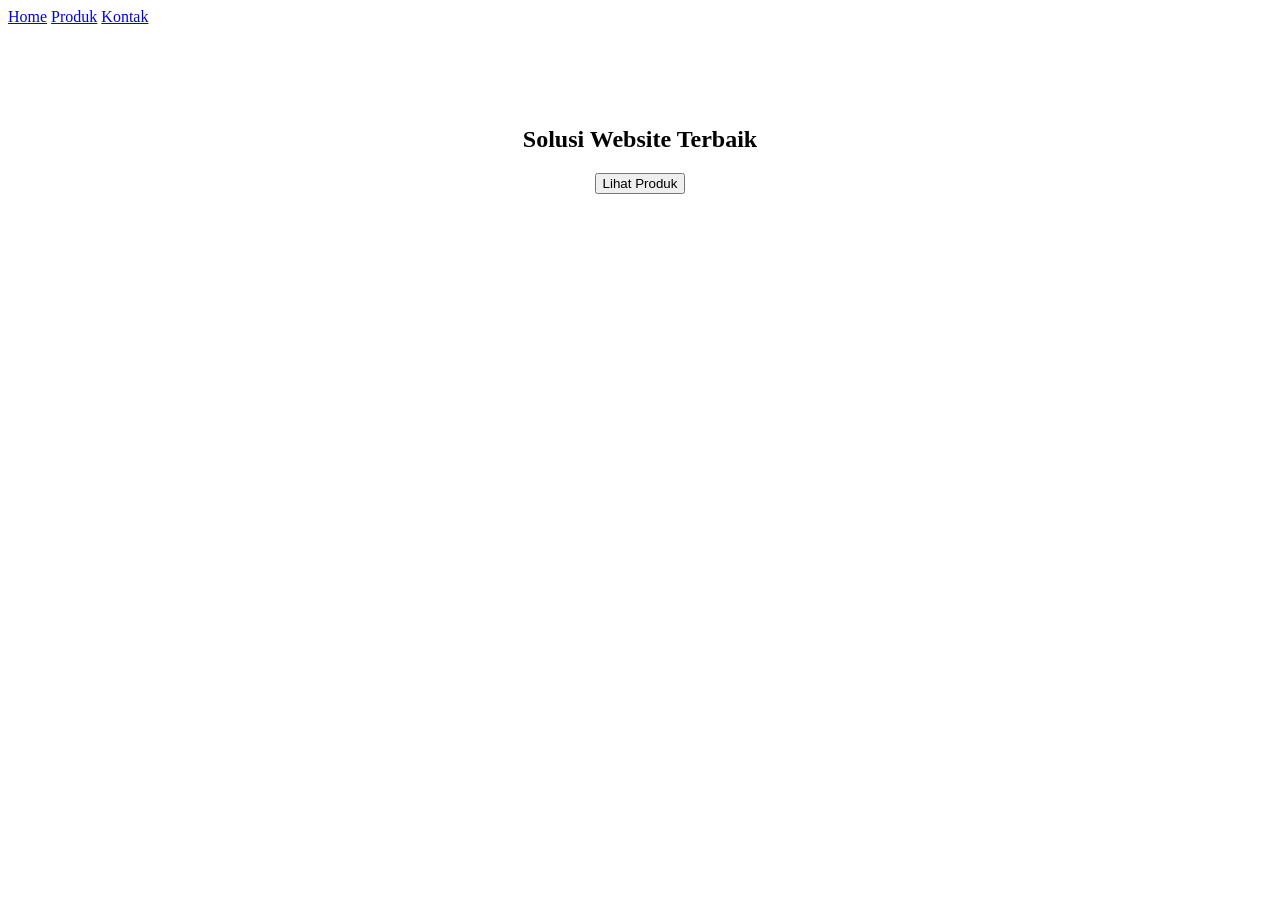
<file: tes1/html5.html>
<!DOCTYPE html>
<html lang="en">
<head>
  <meta charset="UTF-8">
  <meta name="viewport" content="width=device-width, initial-scale=1.0">
  <link rel="stylesheet" href="style.css">
  <title>Home</title>
</head>
<body>
<header>
  <nav>
    <a href="index.html">Home</a>
    <a href="produk.html">Produk</a>
    <a href="kontak.html">Kontak</a>
    
  </nav>
</header>


<section class="hero">
  <h1>Solusi Website Terbaik</h1>
  <button onclick="location.href='produk.html'">Lihat Produk</button>
</section>

</body>
</html>
</file>
<file: tes1/style.css>
/* nav a { margin: 0 10px; }/ */

.hero {
  padding: 80px;
  text-align: center;
}

/* GRID PRODUK */
.produk-grid {
  display: grid;
  grid-template-columns: repeat(auto-fit, minmax(150px, 1fr));
  gap: 15px;
}
</file>
